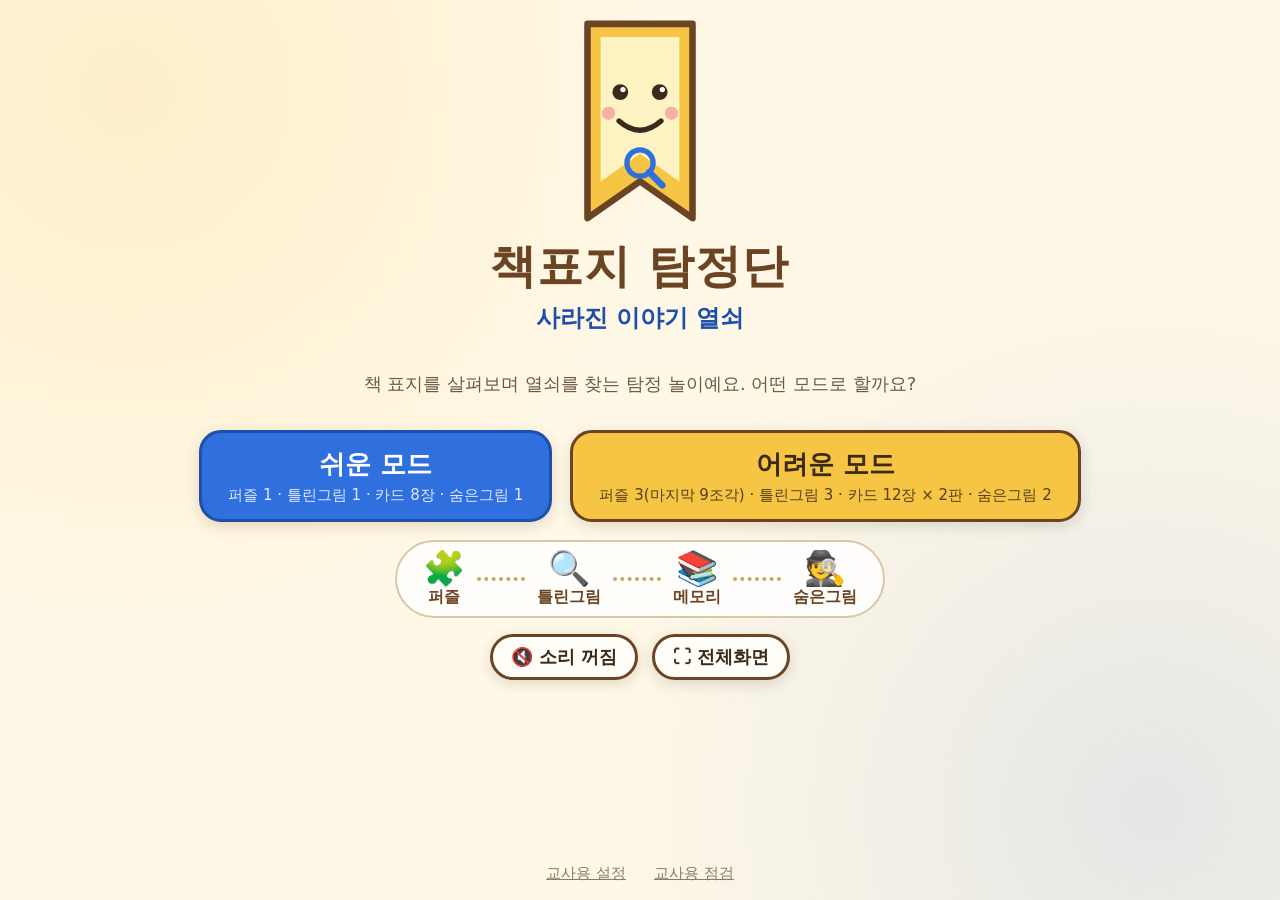
<file: index.html>
﻿<!DOCTYPE html>
<html lang="ko">
<head>
  <meta charset="UTF-8">
  <meta name="viewport" content="width=device-width, initial-scale=1.0">
  <title>책표지 탐정단 — 사라진 이야기 열쇠</title>
  <meta name="description" content="책 표지 퍼즐, 틀린그림 찾기, 메모리 게임으로 단서를 모아 사라진 이야기 열쇠를 찾는 독서교육 박람회 체험 게임. 로그인 없이 핸드폰·태블릿·PC에서 바로 시작.">
  <link rel="canonical" href="https://game-five-ochre-48.vercel.app/">
  <meta property="og:type" content="website">
  <meta property="og:site_name" content="책표지 탐정단">
  <meta property="og:title" content="책표지 탐정단 — 사라진 이야기 열쇠">
  <meta property="og:description" content="책 표지 속 단서를 찾아 출동! 퍼즐 → 틀린그림 → 메모리 → 숨은그림 네 단계로 열쇠를 찾는 독서교육 체험 게임. 로그인 없이 바로 시작.">
  <meta property="og:url" content="https://game-five-ochre-48.vercel.app/">
  <meta property="og:image" content="https://game-five-ochre-48.vercel.app/assets/img/og-image.png">
  <meta property="og:image:width" content="1200">
  <meta property="og:image:height" content="630">
  <meta property="og:image:alt" content="책표지 탐정단 — 책갈피 도우미 모아와 퍼즐·틀린그림·메모리·숨은그림 네 단계">
  <meta property="og:locale" content="ko_KR">
  <meta name="twitter:card" content="summary_large_image">
  <meta name="twitter:title" content="책표지 탐정단 — 사라진 이야기 열쇠">
  <meta name="twitter:description" content="책 표지 속 단서를 찾아 출동! 퍼즐 → 틀린그림 → 메모리 → 숨은그림 네 단계로 열쇠를 찾는 독서교육 체험 게임.">
  <meta name="twitter:image" content="https://game-five-ochre-48.vercel.app/assets/img/og-image.png">
  <link rel="icon" type="image/svg+xml" href="assets/img/favicon.svg">
  <meta name="theme-color" content="#f6c543">
  <link rel="manifest" href="app.webmanifest">
  <link rel="apple-touch-icon" href="assets/img/icon-192.png">
  <meta name="mobile-web-app-capable" content="yes">
  <link rel="stylesheet" href="css/style.css">
</head>
<body>
  <div id="app" aria-live="polite"></div>
  <div id="modal-root"></div>
  <script type="module" src="js/app.js?v=20261021"></script>
</body>
</html>
</file>
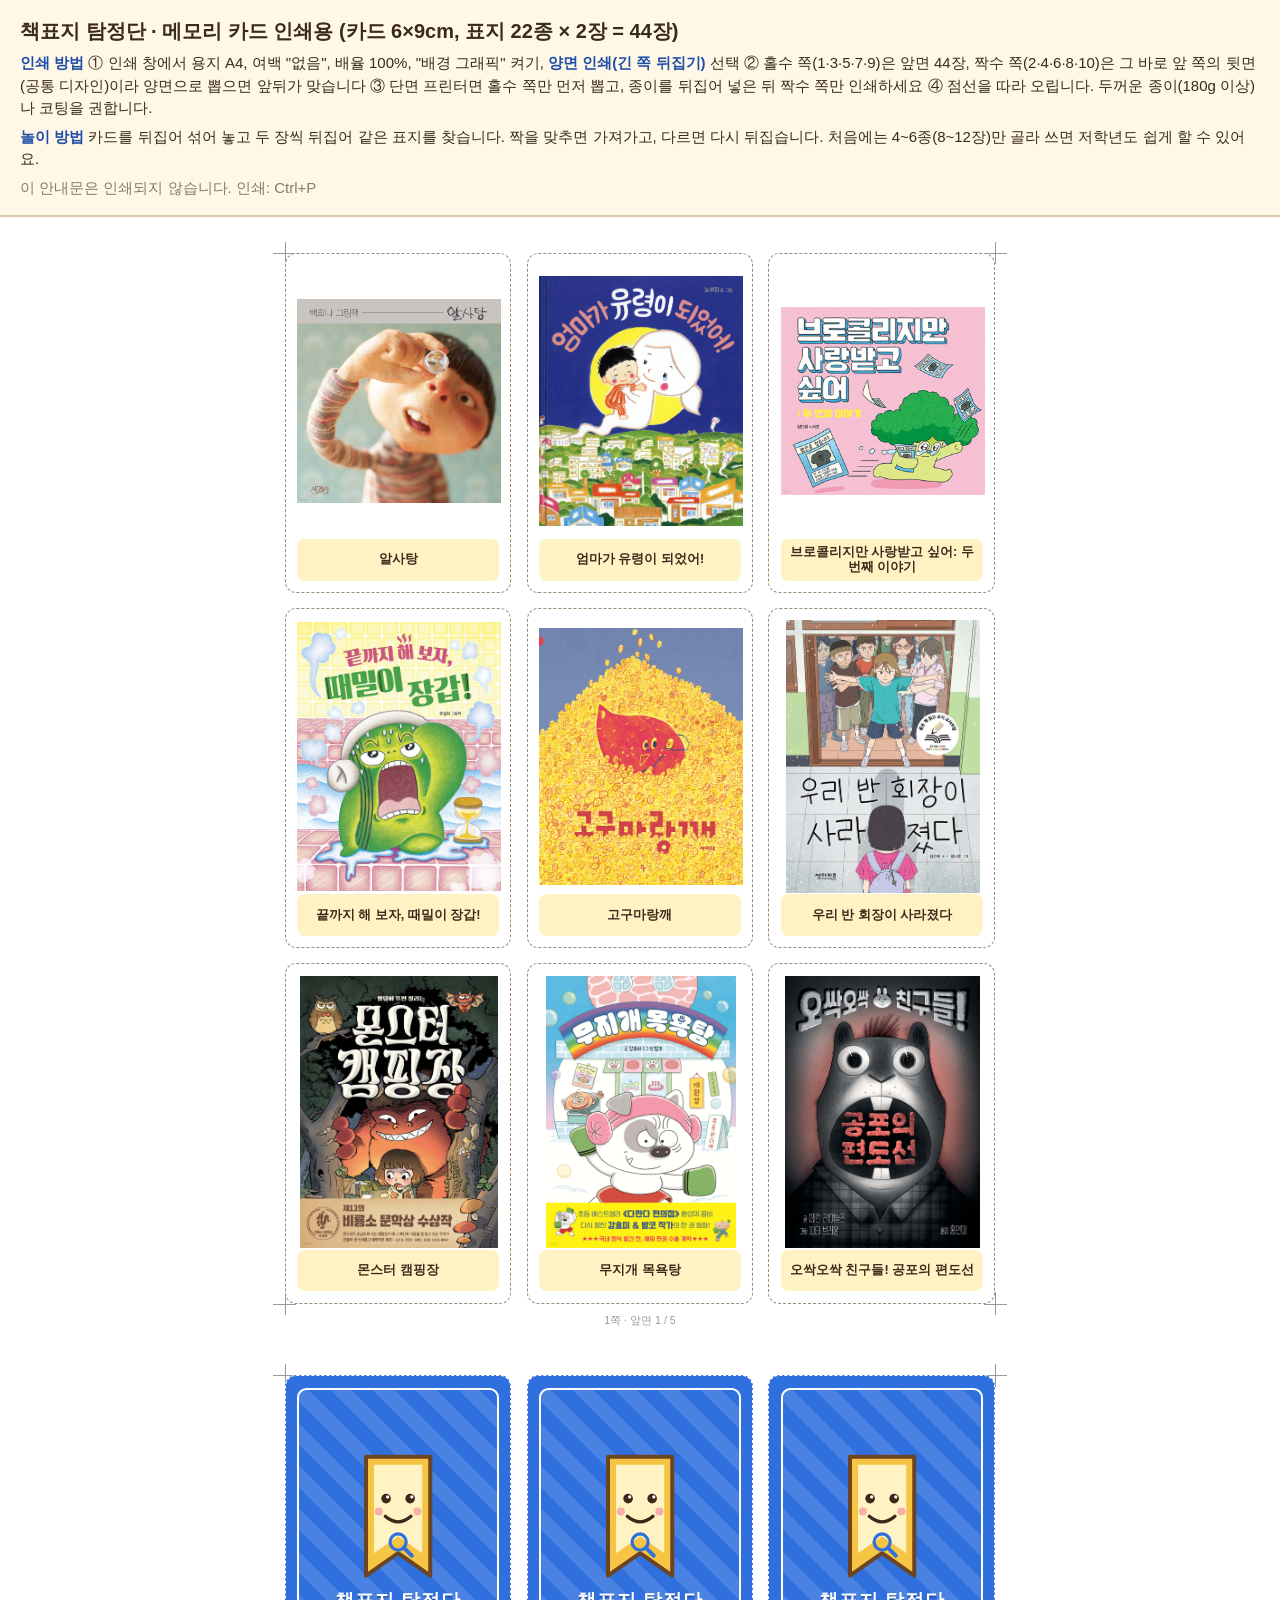
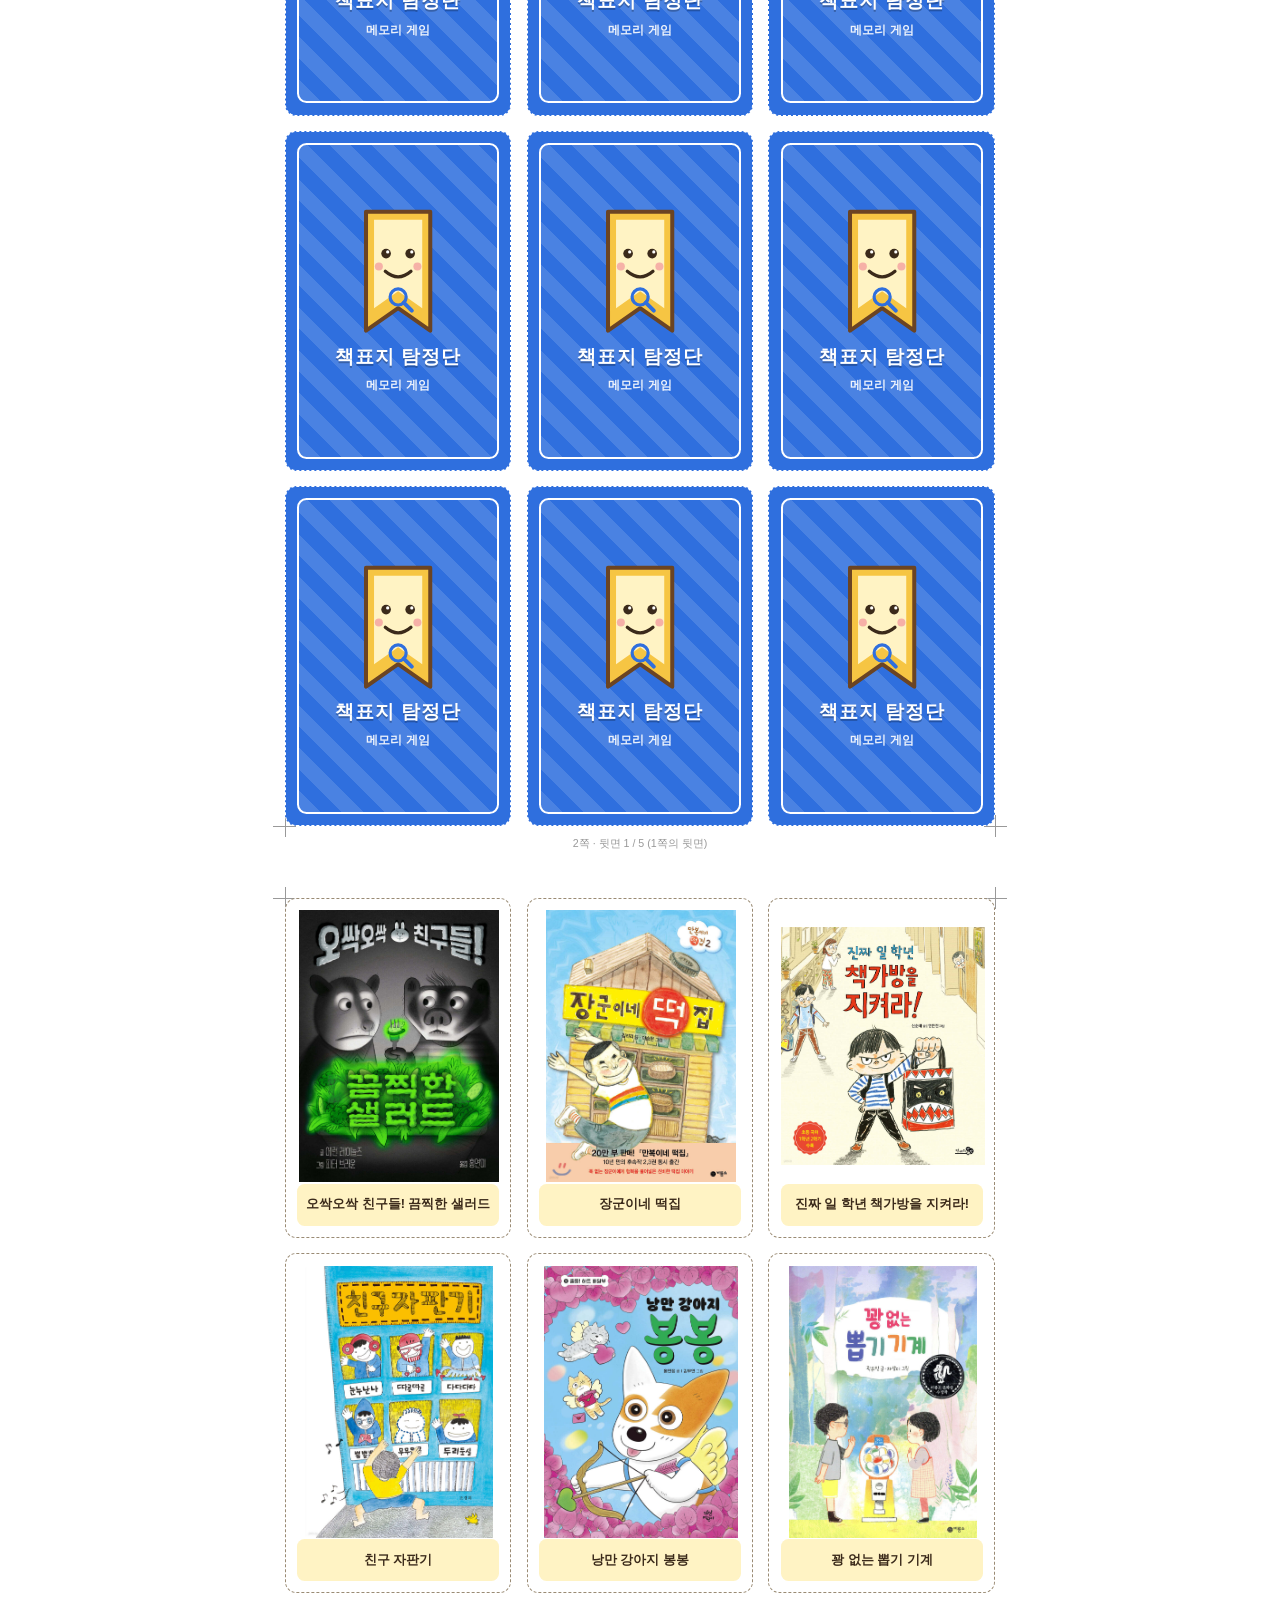
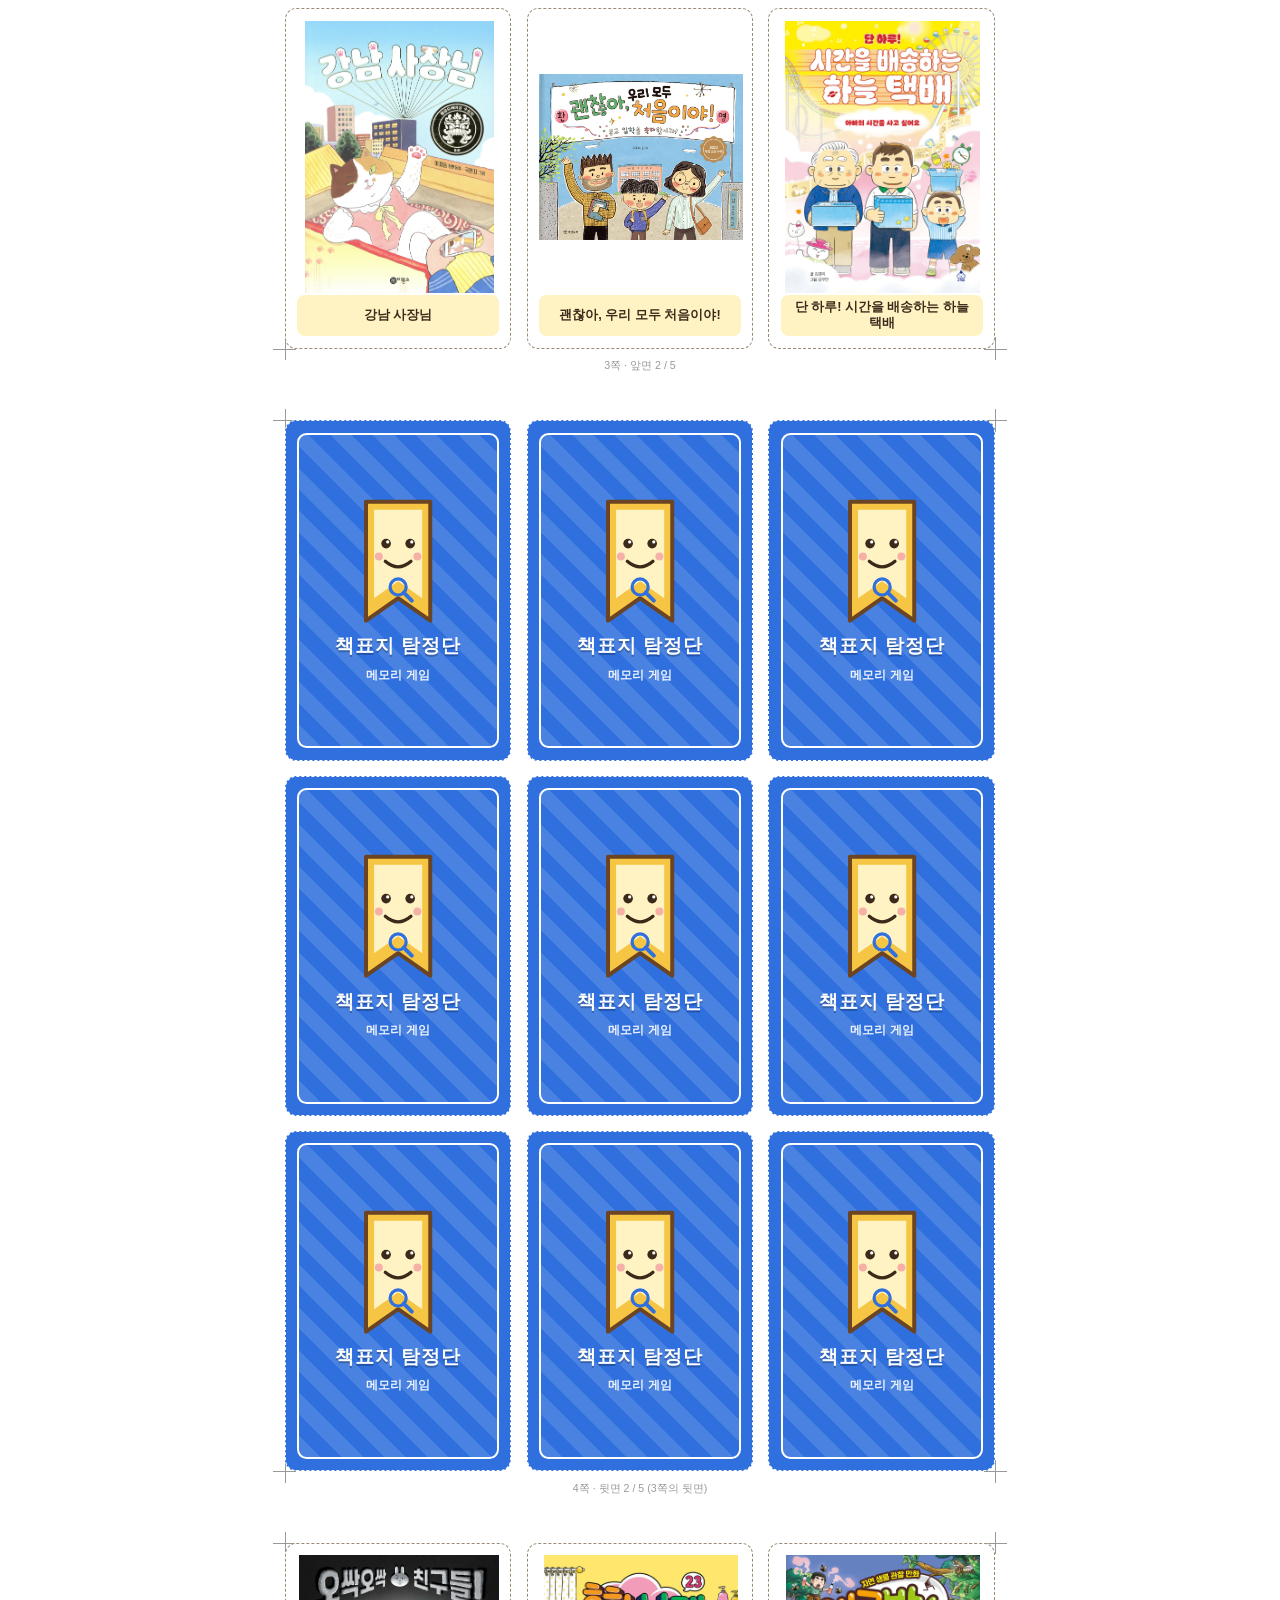
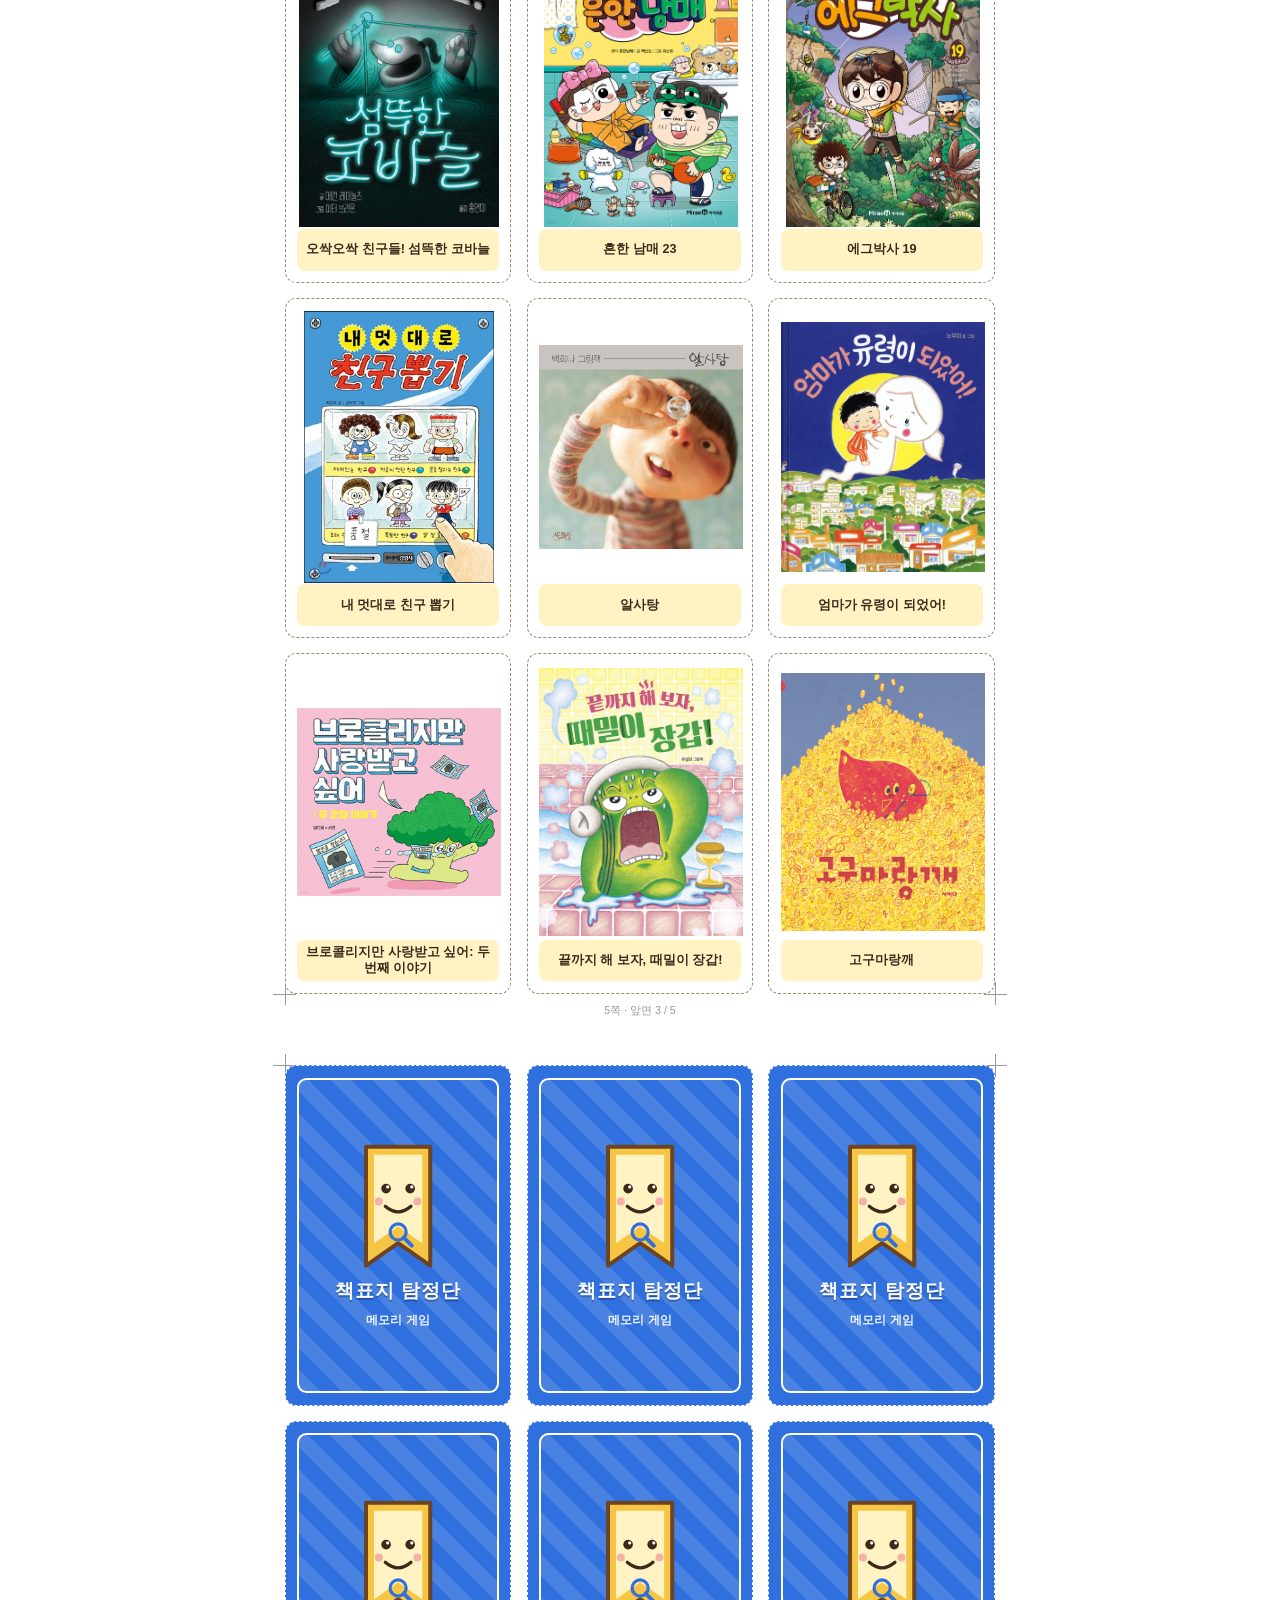
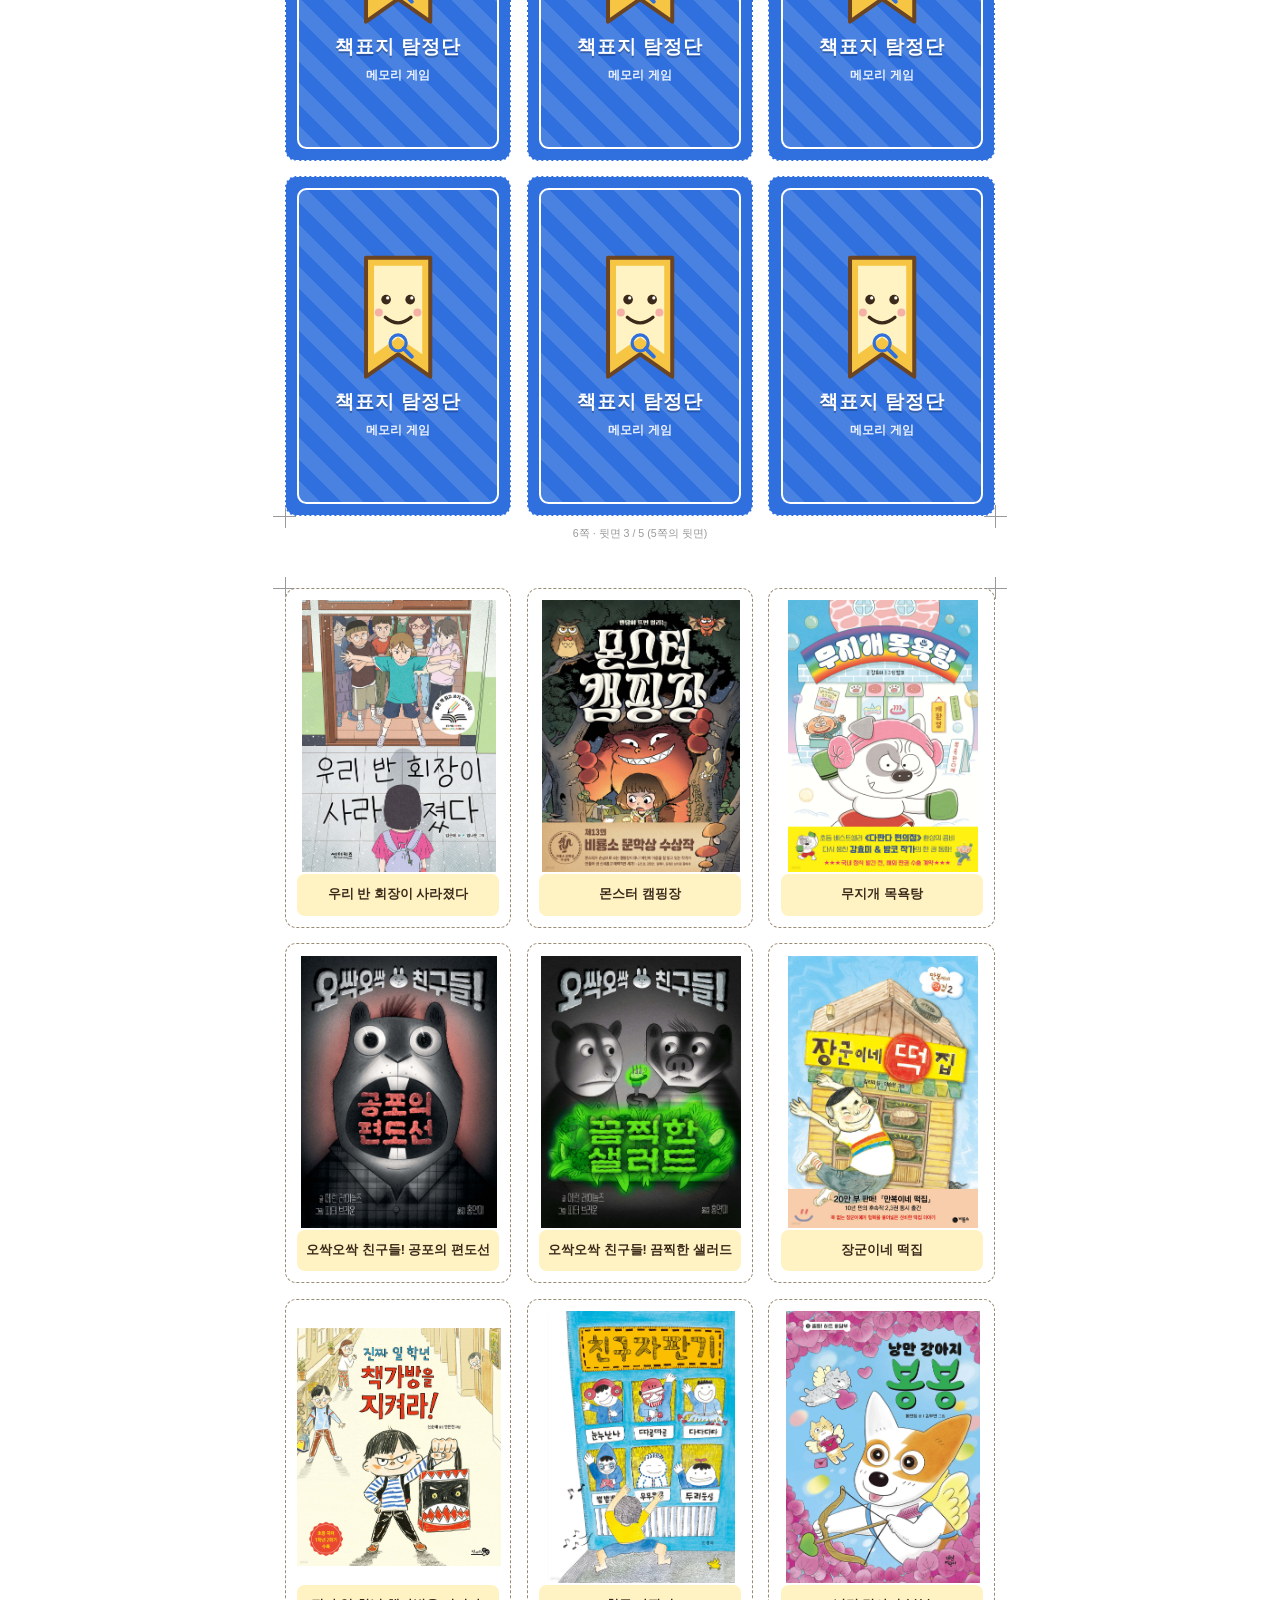
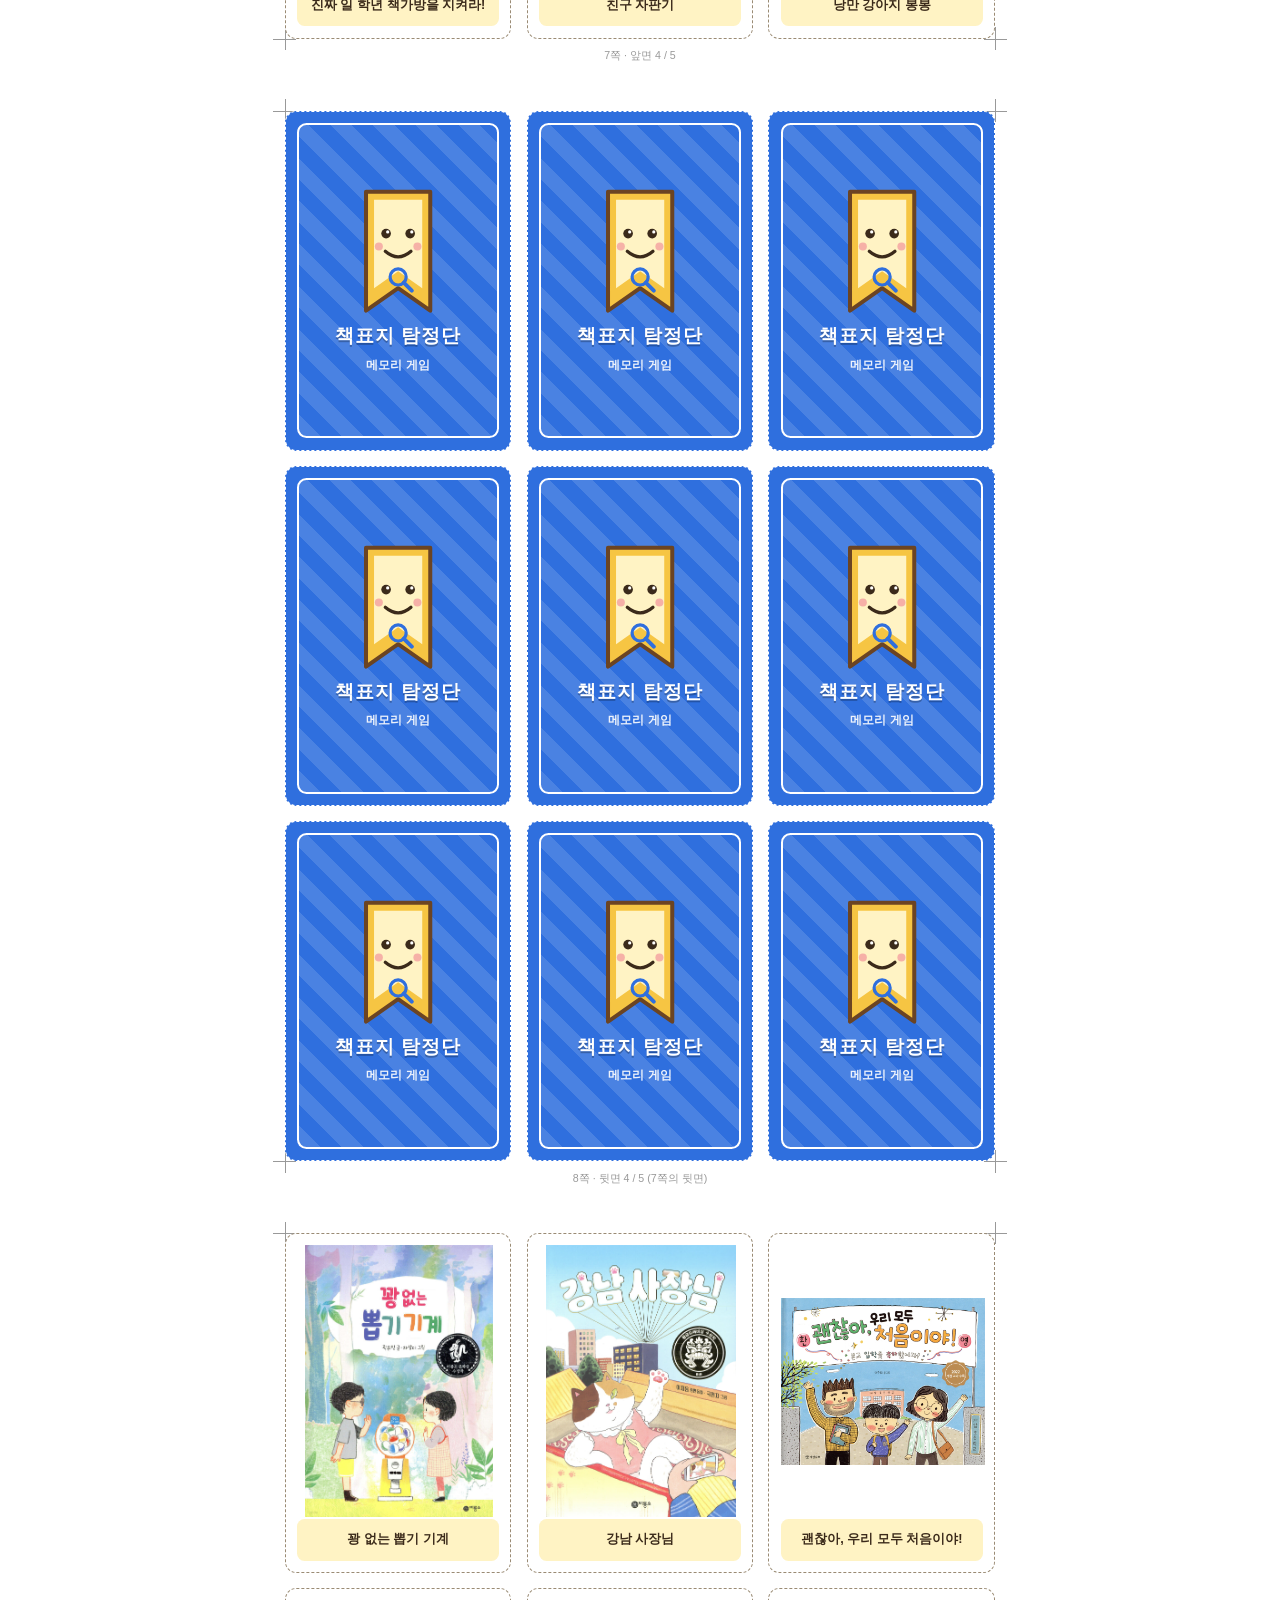
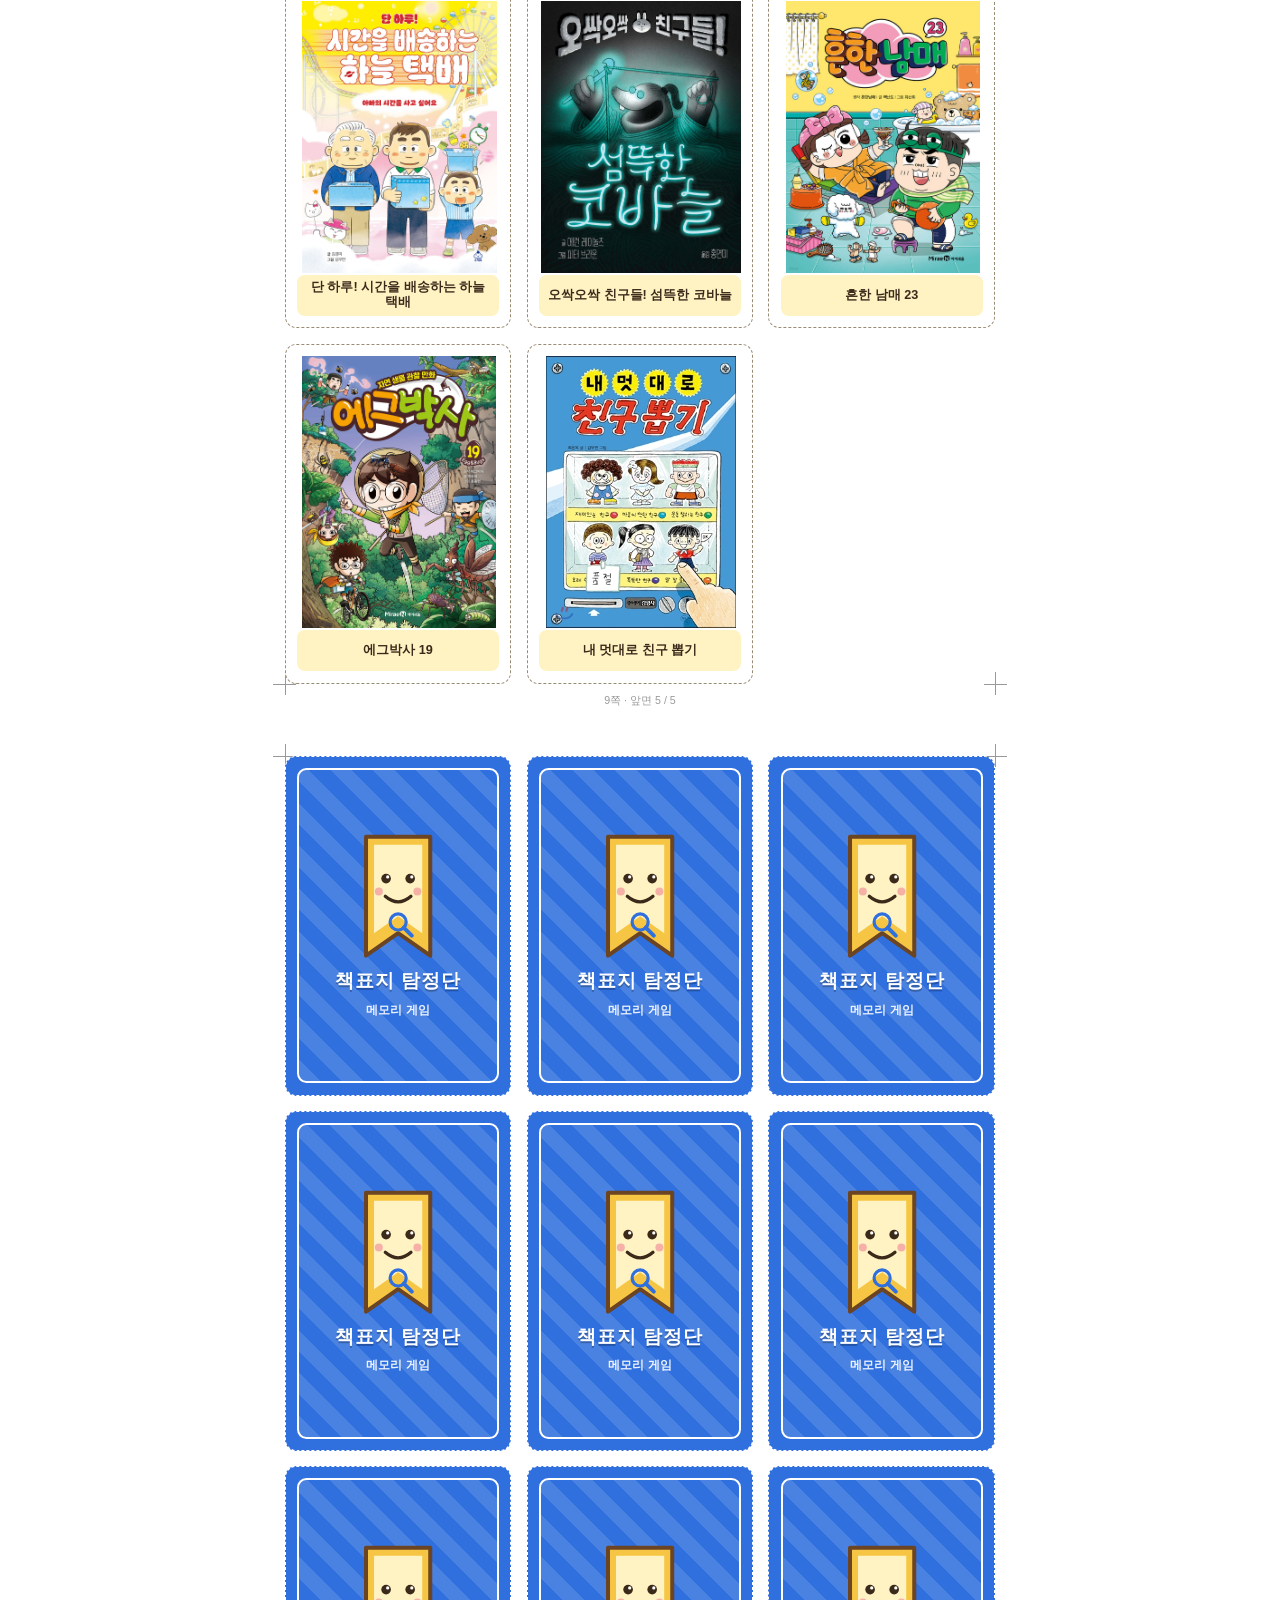
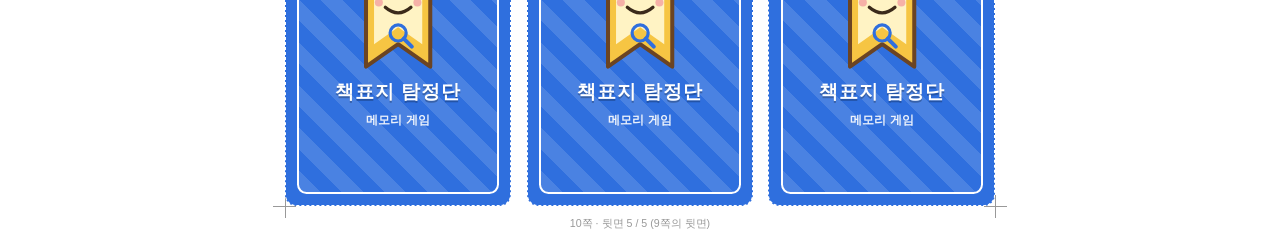
<file: print/memory-cards.html>
<!DOCTYPE html>
<html lang="ko">
<head>
<meta charset="UTF-8">
<title>책표지 탐정단 메모리 카드 인쇄용 (6×9cm, 44장, 양면)</title>
<style>
  @page { size: A4 portrait; margin: 0; }
  * { box-sizing: border-box; }
  html, body { margin: 0; padding: 0; background: #fff; font-family: "Malgun Gothic", "맑은 고딕", "Apple SD Gothic Neo", sans-serif; color: #3b2a1a; }
  .note { padding: 16px 20px; background: #fff8e7; border-bottom: 2px solid #d9c7a8; font-size: 15px; line-height: 1.5; }
  .note h1 { margin: 0 0 6px; font-size: 20px; }
  .note b { color: #1f4fa8; }
  @media print { .note { display: none; } }

  .page { width: 210mm; height: 297mm; position: relative; page-break-after: always; break-after: page; padding: 9.5mm 11mm; margin: 0 auto; background: #fff; }
  .page:last-child { page-break-after: auto; break-after: auto; }
  .grid { display: grid; grid-template-columns: repeat(3, 60mm); grid-template-rows: repeat(3, 90mm); gap: 4mm; }
  .card { width: 60mm; height: 90mm; border: 0.3mm dashed #9a8b74; border-radius: 3mm; overflow: hidden; position: relative; background: #fff; }
  .card .img { position: absolute; left: 3mm; top: 3mm; width: 54mm; height: 72mm; display: flex; align-items: center; justify-content: center; }
  .card .img img { max-width: 100%; max-height: 100%; object-fit: contain; }
  .card .title { position: absolute; left: 3mm; right: 3mm; bottom: 3mm; height: 11mm; display: flex; align-items: center; justify-content: center; text-align: center; font-size: 9.5pt; font-weight: 700; line-height: 1.2; color: #3b2a1a; background: #fff3c4; border-radius: 2mm; padding: 0 2mm; overflow: hidden; }
  .card.blank { border-color: transparent; }
  /* 재단 보조선(페이지 가장자리 십자) */
  .mark { position: absolute; width: 6mm; height: 6mm; pointer-events: none; }
  .mark::before, .mark::after { content: ""; position: absolute; background: #999; }
  .mark::before { left: 0; top: 3mm; width: 6mm; height: 0.2mm; }
  .mark::after { left: 3mm; top: 0; width: 0.2mm; height: 6mm; }
  .page-no { position: absolute; bottom: 3mm; left: 0; right: 0; text-align: center; font-size: 8pt; color: #999; }

  /* 뒷면 */
  .back { background: #2f6fde; border: 0.3mm dashed #ffffff; color: #fff; }
  .back .inner { position: absolute; inset: 3mm; border: 0.6mm solid #fff; border-radius: 2.5mm; display: flex; flex-direction: column; align-items: center; justify-content: center; gap: 2mm;
    background: repeating-linear-gradient(45deg, rgba(255,255,255,.13) 0 4mm, transparent 4mm 8mm); -webkit-print-color-adjust: exact; print-color-adjust: exact; }
  .back svg { width: 26mm; height: 34mm; }
  .back .t1 { font-size: 14pt; font-weight: 900; letter-spacing: 1px; text-shadow: 0 0.5mm 0 rgba(0,0,0,.25); }
  .back .t2 { font-size: 9pt; font-weight: 700; opacity: .9; }
  .back-page { background: #fff; }
</style>
</head>
<body>
<div class="note">
  <h1>책표지 탐정단 · 메모리 카드 인쇄용 (카드 6×9cm, 표지 22종 × 2장 = 44장)</h1>
  <div><b>인쇄 방법</b> ① 인쇄 창에서 용지 A4, 여백 "없음", 배율 100%, "배경 그래픽" 켜기, <b>양면 인쇄(긴 쪽 뒤집기)</b> 선택 ② 홀수 쪽(1·3·5·7·9)은 앞면 44장, 짝수 쪽(2·4·6·8·10)은 그 바로 앞 쪽의 뒷면(공통 디자인)이라 양면으로 뽑으면 앞뒤가 맞습니다 ③ 단면 프린터면 홀수 쪽만 먼저 뽑고, 종이를 뒤집어 넣은 뒤 짝수 쪽만 인쇄하세요 ④ 점선을 따라 오립니다. 두꺼운 종이(180g 이상)나 코팅을 권합니다.</div>
  <div style="margin-top:6px"><b>놀이 방법</b> 카드를 뒤집어 섞어 놓고 두 장씩 뒤집어 같은 표지를 찾습니다. 짝을 맞추면 가져가고, 다르면 다시 뒤집습니다. 처음에는 4~6종(8~12장)만 골라 쓰면 저학년도 쉽게 할 수 있어요.</div>
  <div style="margin-top:6px; color:#8a7a68">이 안내문은 인쇄되지 않습니다. 인쇄: Ctrl+P</div>
</div>
<div id="pages"></div>
<script>
(async () => {
  const res = await fetch('../assets/manifest.json', { cache: 'no-cache' });
  const m = await res.json();
  const books = m.books;
  const cards = [];
  books.forEach(b => { cards.push(b); cards.push(b); });
  // 같은 표지 두 장이 한 쪽에 몰리지 않게: 첫 묶음 22장, 둘째 묶음 22장 순서
  const ordered = [...books, ...books];
  const per = 9;
  const pagesEl = document.getElementById('pages');
  const marks = `<span class="mark" style="left:8mm;top:6.5mm"></span><span class="mark" style="right:8mm;top:6.5mm"></span><span class="mark" style="left:8mm;bottom:6.5mm"></span><span class="mark" style="right:8mm;bottom:6.5mm"></span>`;
  const totalPages = Math.ceil(ordered.length / per);
  const backSVG = `<svg viewBox="0 0 120 160" aria-hidden="true"><path d="M20 6h80v148l-40-28-40 28z" fill="#f6c543" stroke="#6b4423" stroke-width="5" stroke-linejoin="round"/><path d="M30 16h60v110l-30-21-30 21z" fill="#fff3c4"/><circle cx="45" cy="58" r="6" fill="#3b2a1a"/><circle cx="75" cy="58" r="6" fill="#3b2a1a"/><circle cx="47" cy="56" r="2" fill="#fff"/><circle cx="77" cy="56" r="2" fill="#fff"/><path d="M44 80q16 14 32 0" fill="none" stroke="#3b2a1a" stroke-width="4" stroke-linecap="round"/><circle cx="36" cy="74" r="5" fill="#f4a0a0" opacity=".8"/><circle cx="84" cy="74" r="5" fill="#f4a0a0" opacity=".8"/><circle cx="60" cy="112" r="10" fill="none" stroke="#2f6fde" stroke-width="4"/><path d="M67 119l10 10" stroke="#2f6fde" stroke-width="5" stroke-linecap="round"/></svg>`;
  // 양면 인쇄용: 앞면 1쪽 → 뒷면 1쪽 → 앞면 2쪽 → 뒷면 2쪽 … (홀수 쪽 앞면, 짝수 쪽 뒷면)
  for (let p = 0; p < totalPages; p++) {
    const slice = ordered.slice(p * per, p * per + per);
    const cells = [];
    for (let i = 0; i < per; i++) {
      const bk = slice[i];
      cells.push(bk ? `<div class="card"><div class="img"><img src="../assets/${bk.file}" alt="${bk.title}"></div><div class="title">${bk.title}</div></div>` : `<div class="card blank"></div>`);
    }
    pagesEl.insertAdjacentHTML('beforeend', `<section class="page">${marks}<div class="grid">${cells.join('')}</div><div class="page-no">${2 * p + 1}쪽 · 앞면 ${p + 1} / ${totalPages}</div></section>`);
    const backs = Array.from({ length: per }, () => `<div class="card back"><div class="inner">${backSVG}<div class="t1">책표지 탐정단</div><div class="t2">메모리 게임</div></div></div>`);
    pagesEl.insertAdjacentHTML('beforeend', `<section class="page back-page">${marks}<div class="grid">${backs.join('')}</div><div class="page-no">${2 * p + 2}쪽 · 뒷면 ${p + 1} / ${totalPages} (${2 * p + 1}쪽의 뒷면)</div></section>`);
  }
  await Promise.all([...document.images].map(img => img.complete ? null : new Promise(r => { img.onload = img.onerror = r; })));
  document.body.dataset.ready = '1';
})();
</script>
</body>
</html>
</file>
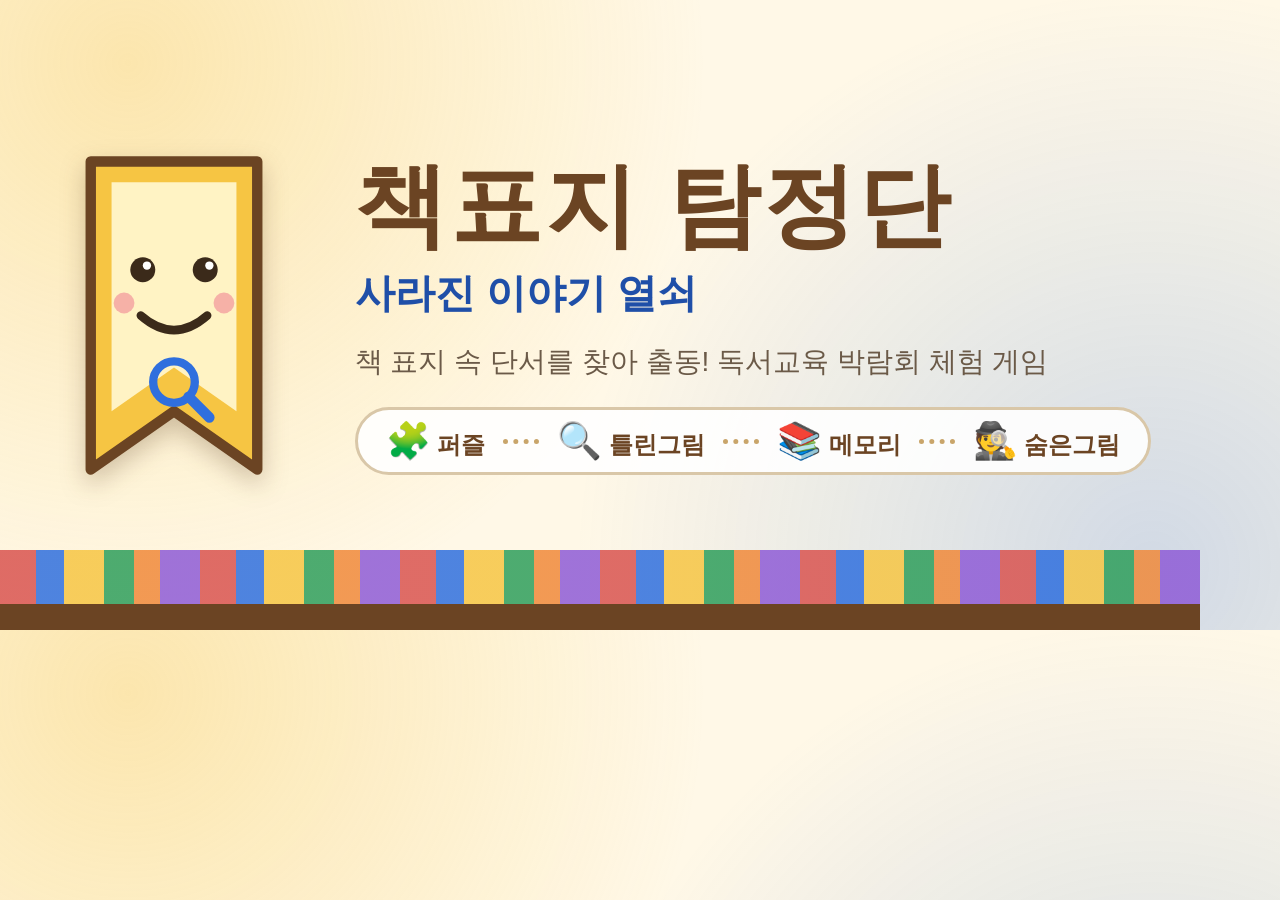
<file: print/og.html>
<!DOCTYPE html>
<html lang="ko">
<head>
<meta charset="UTF-8">
<title>OG 이미지 원본 (1200×630)</title>
<style>
  html, body { margin: 0; padding: 0; }
  body { width: 1200px; height: 630px; overflow: hidden; font-family: "Malgun Gothic", "맑은 고딕", "Apple SD Gothic Neo", sans-serif; color: #3b2a1a;
    background: #fff8e7; background-image: radial-gradient(circle at 10% 10%, rgba(246,197,67,0.35), transparent 45%), radial-gradient(circle at 90% 90%, rgba(47,111,222,0.22), transparent 45%); }
  .wrap { position: relative; width: 1200px; height: 630px; display: flex; align-items: center; justify-content: center; gap: 56px; }
  .moa { width: 250px; height: 333px; filter: drop-shadow(0 10px 12px rgba(70,40,10,.25)); }
  .text { display: flex; flex-direction: column; align-items: flex-start; }
  h1 { font-size: 92px; margin: 0; color: #6b4423; letter-spacing: 3px; line-height: 1.1; }
  h2 { font-size: 40px; margin: 10px 0 0; color: #1f4fa8; font-weight: 700; }
  p { font-size: 28px; margin: 22px 0 0; color: #6b5a48; }
  .strip { display: flex; align-items: center; gap: 18px; margin-top: 26px; background: rgba(255,255,255,.9); border: 3px solid #d9c7a8; border-radius: 999px; padding: 10px 28px; font-size: 24px; font-weight: 700; color: #6b4423; }
  .strip i { font-style: normal; font-size: 36px; }
  .dots { width: 36px; border-top: 5px dotted #c9a56a; }
  .books { position: absolute; bottom: 0; left: 0; right: 0; height: 26px; background: #6b4423; }
  .books::before { content: ""; position: absolute; left: 0; right: 0; bottom: 26px; height: 54px;
    background: repeating-linear-gradient(90deg, #d9534f 0 36px, #2f6fde 36px 64px, #f6c543 64px 104px, #2e9e5b 104px 134px, #f0893a 134px 160px, #8e5bd6 160px 200px); opacity: .85; }
</style>
</head>
<body>
<div class="wrap">
  <svg class="moa" viewBox="0 0 120 160" aria-hidden="true"><path d="M20 6h80v148l-40-28-40 28z" fill="#f6c543" stroke="#6b4423" stroke-width="5" stroke-linejoin="round"/><path d="M30 16h60v110l-30-21-30 21z" fill="#fff3c4"/><circle cx="45" cy="58" r="6" fill="#3b2a1a"/><circle cx="75" cy="58" r="6" fill="#3b2a1a"/><circle cx="47" cy="56" r="2" fill="#fff"/><circle cx="77" cy="56" r="2" fill="#fff"/><path d="M44 80q16 14 32 0" fill="none" stroke="#3b2a1a" stroke-width="4" stroke-linecap="round"/><circle cx="36" cy="74" r="5" fill="#f4a0a0" opacity=".8"/><circle cx="84" cy="74" r="5" fill="#f4a0a0" opacity=".8"/><circle cx="60" cy="112" r="10" fill="none" stroke="#2f6fde" stroke-width="4"/><path d="M67 119l10 10" stroke="#2f6fde" stroke-width="5" stroke-linecap="round"/></svg>
  <div class="text">
    <h1>책표지 탐정단</h1>
    <h2>사라진 이야기 열쇠</h2>
    <p>책 표지 속 단서를 찾아 출동! 독서교육 박람회 체험 게임</p>
    <div class="strip"><span><i>🧩</i> 퍼즐</span><span class="dots"></span><span><i>🔍</i> 틀린그림</span><span class="dots"></span><span><i>📚</i> 메모리</span><span class="dots"></span><span><i>🕵️</i> 숨은그림</span></div>
  </div>
  <div class="books"></div>
</div>
</body>
</html>
</file>
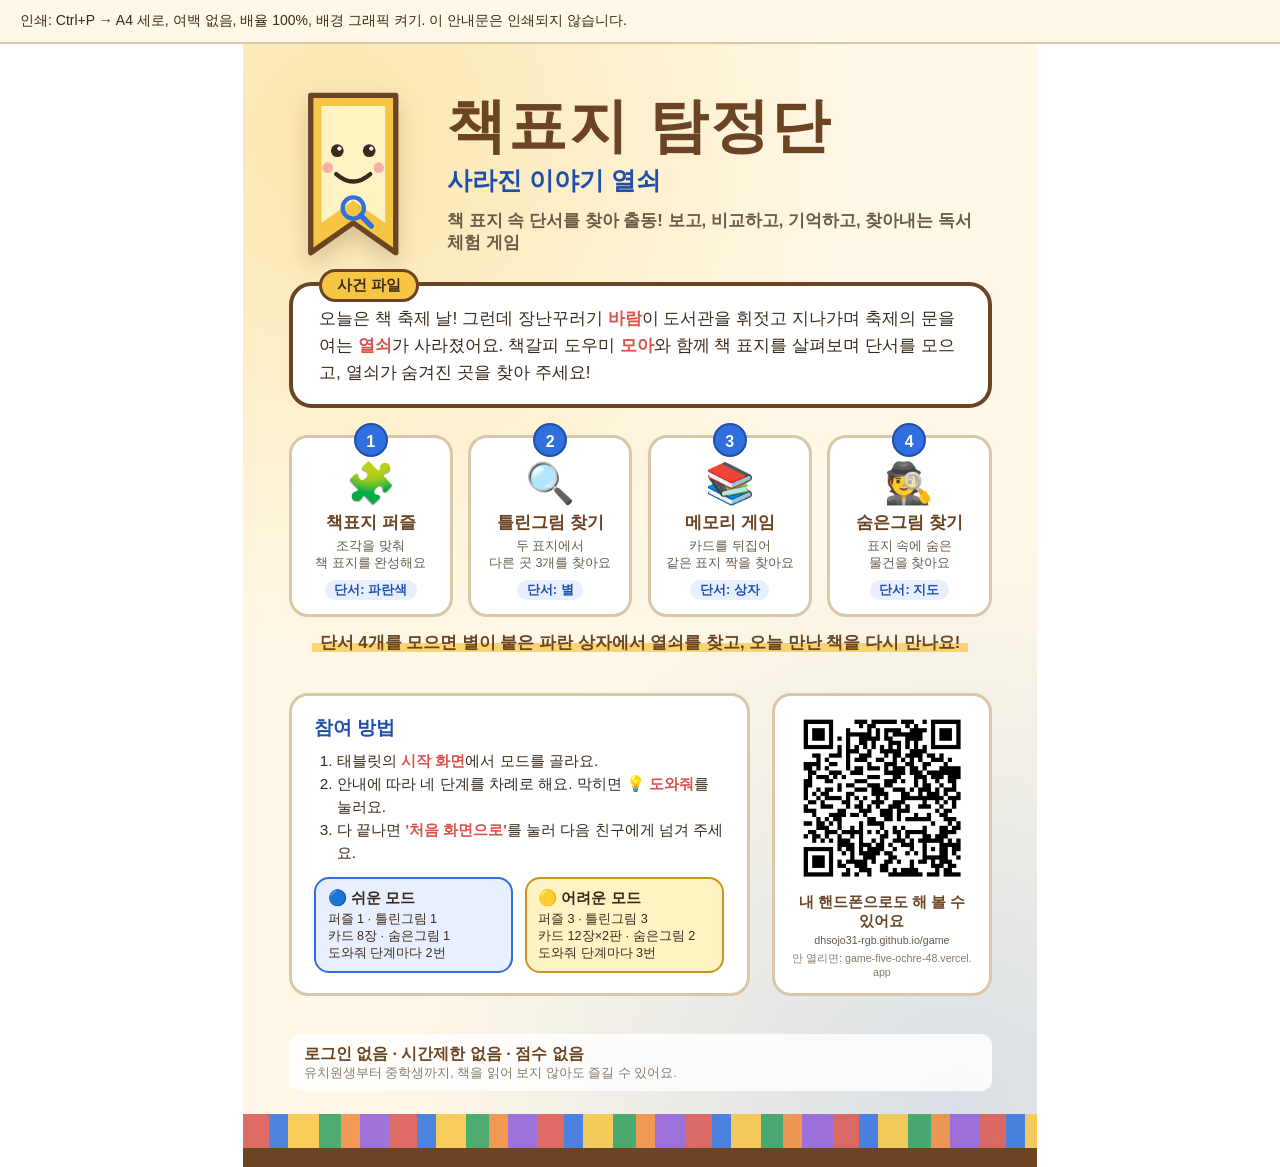
<file: print/poster.html>
<!DOCTYPE html>
<html lang="ko">
<head>
<meta charset="UTF-8">
<title>책표지 탐정단 소개 포스터 (A4)</title>
<style>
  @page { size: A4 portrait; margin: 0; }
  * { box-sizing: border-box; }
  html, body { margin: 0; padding: 0; background: #fff; font-family: "Malgun Gothic", "맑은 고딕", "Apple SD Gothic Neo", sans-serif; color: #3b2a1a; }
  .note { padding: 12px 20px; background: #fff8e7; border-bottom: 2px solid #d9c7a8; font-size: 14px; }
  @media print { .note { display: none; } }
  .page {
    width: 210mm; height: 297mm; margin: 0 auto; position: relative; overflow: hidden; page-break-after: always;
    background: #fff8e7; background-image: radial-gradient(circle at 12% 8%, rgba(246,197,67,0.35), transparent 42%), radial-gradient(circle at 90% 95%, rgba(47,111,222,0.18), transparent 45%);
    padding: 12mm 12mm 20mm; display: flex; flex-direction: column;
  }
  .page:last-child { page-break-after: auto; }
  .head { display: flex; align-items: center; gap: 8mm; }
  .moa { width: 34mm; height: 45mm; flex: none; filter: drop-shadow(0 3mm 3mm rgba(70,40,10,.2)); }
  .title { flex: 1; }
  h1 { font-size: 44pt; margin: 0; color: #6b4423; letter-spacing: 2px; line-height: 1.05; }
  h2 { font-size: 19pt; margin: 2mm 0 0; color: #1f4fa8; font-weight: 800; }
  .tag { font-size: 12.5pt; margin: 3mm 0 0; color: #6b5a48; font-weight: 700; }
  .story {
    margin-top: 6mm; background: #fff; border: 1.2mm solid #6b4423; border-radius: 6mm; padding: 5mm 7mm; font-size: 13pt; line-height: 1.55; position: relative;
  }
  .story b { color: #d9534f; }
  .story::before { content: "사건 파일"; position: absolute; top: -4.5mm; left: 7mm; background: #f6c543; border: 0.8mm solid #6b4423; border-radius: 999px; padding: 0.5mm 4mm; font-size: 11pt; font-weight: 800; }
  .steps { display: grid; grid-template-columns: repeat(4, 1fr); gap: 4mm; margin-top: 7mm; }
  .step { background: #fff; border: 0.9mm solid #d9c7a8; border-radius: 5mm; padding: 4mm 3mm 3.5mm; text-align: center; position: relative; }
  .step .num { position: absolute; top: -4mm; left: 50%; transform: translateX(-50%); width: 9mm; height: 9mm; border-radius: 50%; background: #2f6fde; color: #fff; font-weight: 900; font-size: 12pt; line-height: 9mm; border: 0.7mm solid #1f4fa8; }
  .step .ico { font-size: 30pt; line-height: 1.1; margin-top: 2mm; }
  .step .nm { font-size: 13pt; font-weight: 900; margin-top: 1.5mm; color: #6b4423; }
  .step .ds { font-size: 9.5pt; color: #6b5a48; margin-top: 1mm; line-height: 1.35; }
  .step .clue { margin-top: 2mm; font-size: 9.5pt; font-weight: 800; color: #1f4fa8; background: #e8f0ff; border-radius: 999px; padding: 0.5mm 2.5mm; display: inline-block; }
  .ending { margin-top: 4mm; text-align: center; font-size: 12.5pt; font-weight: 800; color: #6b4423; }
  .ending span { background: linear-gradient(transparent 55%, rgba(246,197,67,.7) 55%); padding: 0 2mm; }
  .bottom { display: flex; gap: 6mm; margin-top: 6mm; align-items: stretch; }
  .how { flex: 1; background: #fff; border: 0.9mm solid #d9c7a8; border-radius: 5mm; padding: 5mm 6mm; }
  .how h3 { margin: 0 0 2.5mm; font-size: 14pt; color: #1f4fa8; }
  .how ol { margin: 0; padding-left: 6mm; font-size: 11.5pt; line-height: 1.5; }
  .how li b { color: #d9534f; }
  .modes { display: flex; gap: 3mm; margin-top: 3mm; }
  .mode { flex: 1; border-radius: 4mm; padding: 2.5mm 3mm; font-size: 9.5pt; line-height: 1.35; border: 0.7mm solid; }
  .mode.easy { background: #e8f0ff; border-color: #2f6fde; }
  .mode.hard { background: #fff3c4; border-color: #c8961a; }
  .mode b { display: block; font-size: 11.5pt; margin-bottom: 0.5mm; }
  .qr { width: 58mm; flex: none; background: #fff; border: 0.9mm solid #d9c7a8; border-radius: 5mm; padding: 4mm; text-align: center; display: flex; flex-direction: column; align-items: center; justify-content: center; }
  .qr img { width: 46mm; height: 46mm; display: block; }
  .qr .t { font-size: 11pt; font-weight: 800; margin-top: 2mm; color: #6b4423; }
  .qr .u { font-size: 8pt; color: #6b5a48; word-break: break-all; margin-top: 1mm; }
  .foot { margin-top: auto; display: flex; justify-content: space-between; align-items: flex-end; font-size: 9.5pt; color: #8a7a68; background: rgba(255,255,255,.85); border-radius: 3mm; padding: 2.5mm 4mm; }
  .foot .big { font-size: 12pt; font-weight: 800; color: #6b4423; }
  .books { position: absolute; bottom: 0; left: 0; right: 0; height: 5mm; background: #6b4423; }
  .books::before { content: ""; position: absolute; left: 0; right: 0; bottom: 5mm; height: 9mm;
    background: repeating-linear-gradient(90deg, #d9534f 0 7mm, #2f6fde 7mm 12mm, #f6c543 12mm 20mm, #2e9e5b 20mm 26mm, #f0893a 26mm 31mm, #8e5bd6 31mm 39mm); opacity: .85; }
</style>
</head>
<body>
<div class="note">인쇄: Ctrl+P → A4 세로, 여백 없음, 배율 100%, 배경 그래픽 켜기. 이 안내문은 인쇄되지 않습니다.</div>
<section class="page">
  <div class="head">
    <svg class="moa" viewBox="0 0 120 160" aria-hidden="true"><path d="M20 6h80v148l-40-28-40 28z" fill="#f6c543" stroke="#6b4423" stroke-width="5" stroke-linejoin="round"/><path d="M30 16h60v110l-30-21-30 21z" fill="#fff3c4"/><circle cx="45" cy="58" r="6" fill="#3b2a1a"/><circle cx="75" cy="58" r="6" fill="#3b2a1a"/><circle cx="47" cy="56" r="2" fill="#fff"/><circle cx="77" cy="56" r="2" fill="#fff"/><path d="M44 80q16 14 32 0" fill="none" stroke="#3b2a1a" stroke-width="4" stroke-linecap="round"/><circle cx="36" cy="74" r="5" fill="#f4a0a0" opacity=".8"/><circle cx="84" cy="74" r="5" fill="#f4a0a0" opacity=".8"/><circle cx="60" cy="112" r="10" fill="none" stroke="#2f6fde" stroke-width="4"/><path d="M67 119l10 10" stroke="#2f6fde" stroke-width="5" stroke-linecap="round"/></svg>
    <div class="title">
      <h1>책표지 탐정단</h1>
      <h2>사라진 이야기 열쇠</h2>
      <p class="tag">책 표지 속 단서를 찾아 출동! 보고, 비교하고, 기억하고, 찾아내는 독서 체험 게임</p>
    </div>
  </div>

  <div class="story">
    오늘은 책 축제 날! 그런데 장난꾸러기 <b>바람</b>이 도서관을 휘젓고 지나가며 축제의 문을 여는 <b>열쇠</b>가 사라졌어요.
    책갈피 도우미 <b>모아</b>와 함께 책 표지를 살펴보며 단서를 모으고, 열쇠가 숨겨진 곳을 찾아 주세요!
  </div>

  <div class="steps">
    <div class="step"><div class="num">1</div><div class="ico">🧩</div><div class="nm">책표지 퍼즐</div><div class="ds">조각을 맞춰<br>책 표지를 완성해요</div><div class="clue">단서: 파란색</div></div>
    <div class="step"><div class="num">2</div><div class="ico">🔍</div><div class="nm">틀린그림 찾기</div><div class="ds">두 표지에서<br>다른 곳 3개를 찾아요</div><div class="clue">단서: 별</div></div>
    <div class="step"><div class="num">3</div><div class="ico">📚</div><div class="nm">메모리 게임</div><div class="ds">카드를 뒤집어<br>같은 표지 짝을 찾아요</div><div class="clue">단서: 상자</div></div>
    <div class="step"><div class="num">4</div><div class="ico">🕵️</div><div class="nm">숨은그림 찾기</div><div class="ds">표지 속에 숨은<br>물건을 찾아요</div><div class="clue">단서: 지도</div></div>
  </div>
  <p class="ending"><span>단서 4개를 모으면 별이 붙은 파란 상자에서 열쇠를 찾고, 오늘 만난 책을 다시 만나요!</span></p>

  <div class="bottom">
    <div class="how">
      <h3>참여 방법</h3>
      <ol>
        <li>태블릿의 <b>시작 화면</b>에서 모드를 골라요.</li>
        <li>안내에 따라 네 단계를 차례로 해요. 막히면 <b>💡 도와줘</b>를 눌러요.</li>
        <li>다 끝나면 <b>'처음 화면으로'</b>를 눌러 다음 친구에게 넘겨 주세요.</li>
      </ol>
      <div class="modes">
        <div class="mode easy"><b>🔵 쉬운 모드</b>퍼즐 1 · 틀린그림 1<br>카드 8장 · 숨은그림 1<br>도와줘 단계마다 2번</div>
        <div class="mode hard"><b>🟡 어려운 모드</b>퍼즐 3 · 틀린그림 3<br>카드 12장×2판 · 숨은그림 2<br>도와줘 단계마다 3번</div>
      </div>
    </div>
    <div class="qr">
      <img src="qr-game-gh.png" alt="게임 접속 QR 코드">
      <div class="t">내 핸드폰으로도 해 볼 수 있어요</div>
      <div class="u">dhsojo31-rgb.github.io/game</div><div class="u" style="margin-top:1.5mm;color:#8a7a68">안 열리면: game-five-ochre-48.vercel.app</div>
    </div>
  </div>

  <div class="foot">
    <div><span class="big">로그인 없음 · 시간제한 없음 · 점수 없음</span><br>유치원생부터 중학생까지, 책을 읽어 보지 않아도 즐길 수 있어요.</div>
  </div>
  <div class="books"></div>
</section>
</body>
</html>
</file>
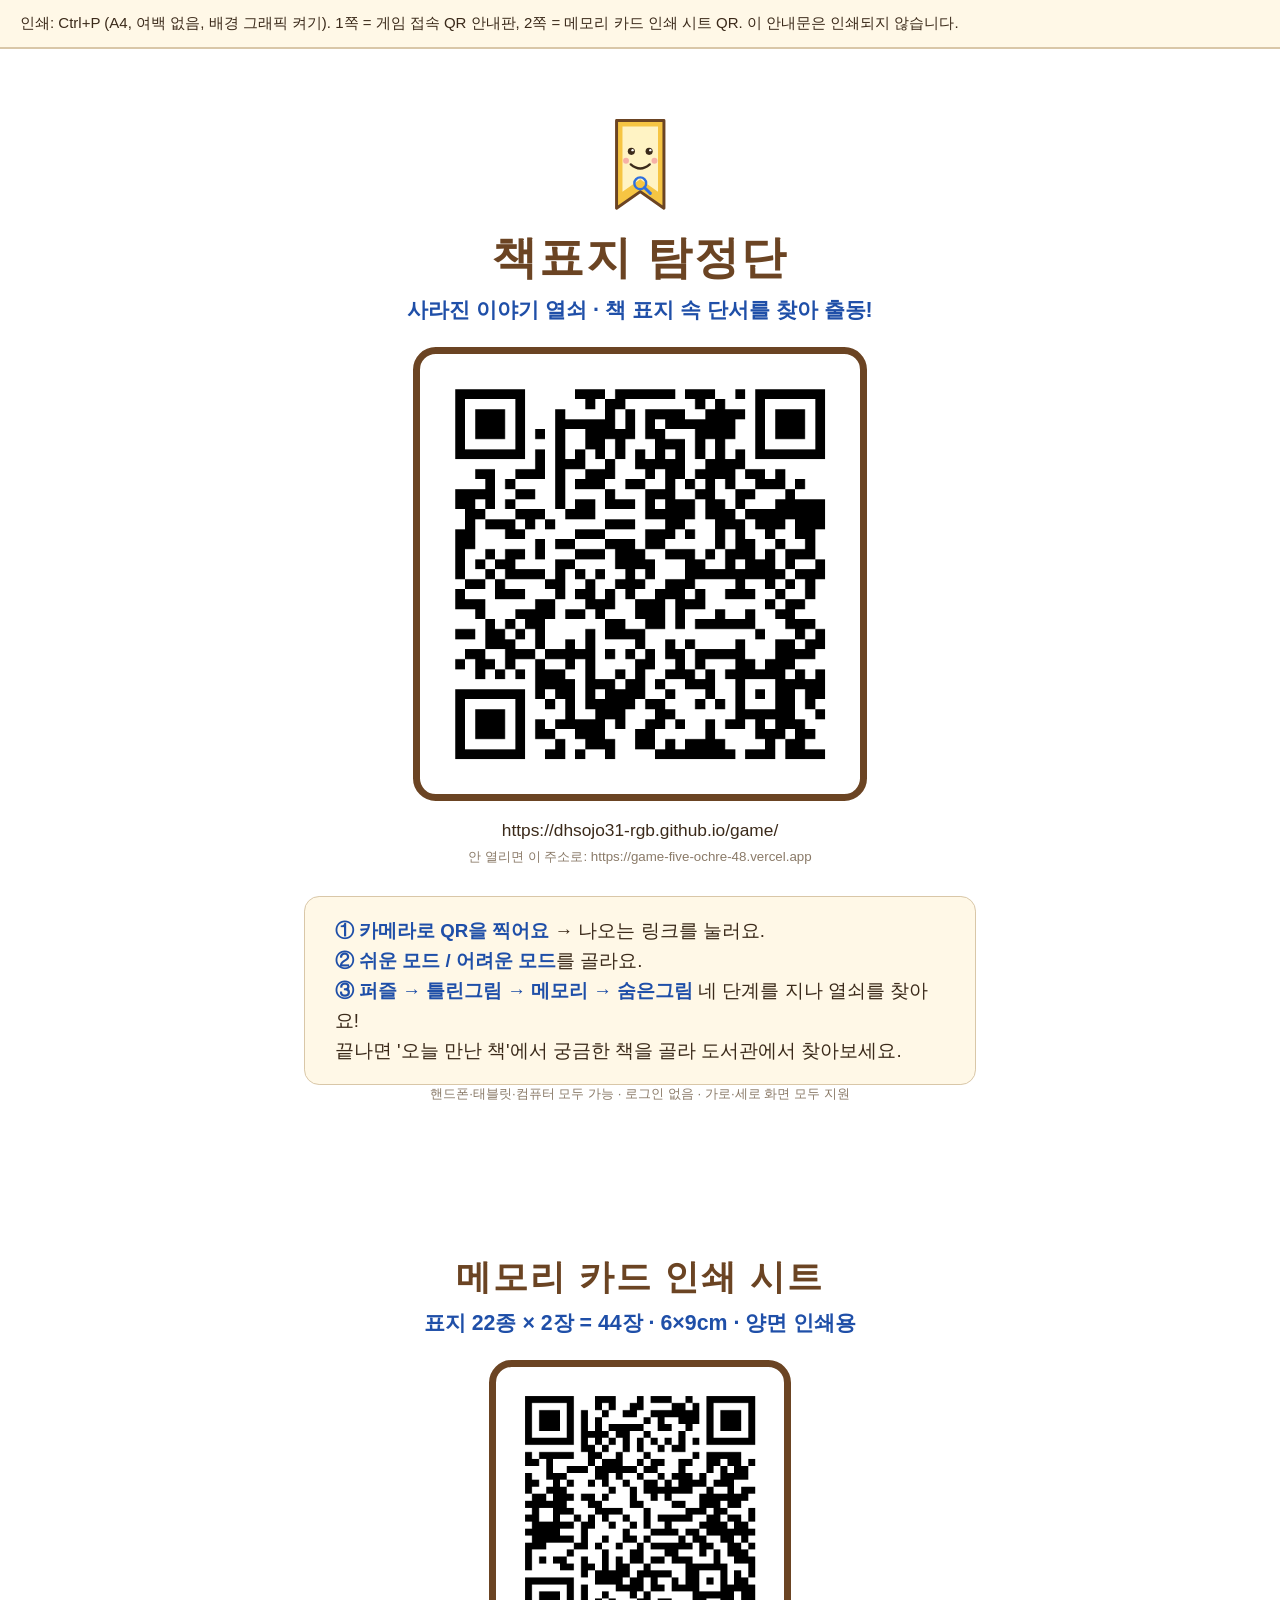
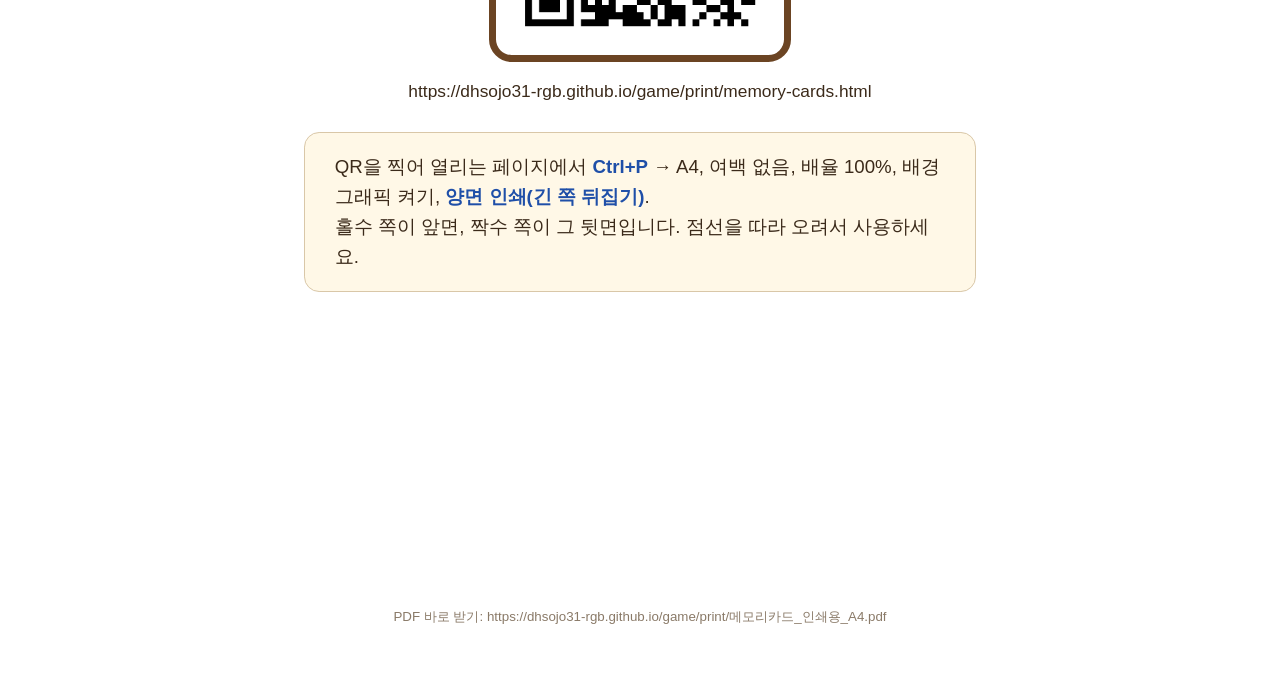
<file: print/qr.html>
<!DOCTYPE html>
<html lang="ko">
<head>
<meta charset="UTF-8">
<title>책표지 탐정단 QR 안내판</title>
<style>
  @page { size: A4 portrait; margin: 0; }
  * { box-sizing: border-box; }
  html, body { margin: 0; padding: 0; background: #fff; font-family: "Malgun Gothic", "맑은 고딕", "Apple SD Gothic Neo", sans-serif; color: #3b2a1a; }
  .note { padding: 14px 20px; background: #fff8e7; border-bottom: 2px solid #d9c7a8; font-size: 15px; }
  @media print { .note { display: none; } }
  .page { width: 210mm; height: 297mm; margin: 0 auto; padding: 18mm 16mm; display: flex; flex-direction: column; align-items: center; text-align: center; page-break-after: always; break-after: page; position: relative; }
  .page:last-child { page-break-after: auto; break-after: auto; }
  .moa { width: 34mm; height: 45mm; }
  h1 { font-size: 34pt; margin: 4mm 0 0; color: #6b4423; letter-spacing: 2px; }
  h2 { font-size: 16pt; margin: 2mm 0 6mm; color: #1f4fa8; font-weight: 700; }
  .qr { width: 120mm; height: 120mm; border: 2mm solid #6b4423; border-radius: 6mm; padding: 4mm; background: #fff; }
  .qr img { width: 100%; height: 100%; display: block; }
  .url { font-size: 13pt; margin-top: 5mm; color: #3b2a1a; word-break: break-all; }
  .how { margin-top: 8mm; font-size: 14pt; line-height: 1.6; background: #fff8e7; border: 1.5px solid #d9c7a8; border-radius: 4mm; padding: 5mm 8mm; width: 100%; text-align: left; }
  .how b { color: #1f4fa8; }
  .small { font-size: 10pt; color: #8a7a68; margin-top: auto; }
  .page.cards .qr { width: 80mm; height: 80mm; }
</style>
</head>
<body>
<div class="note">인쇄: Ctrl+P (A4, 여백 없음, 배경 그래픽 켜기). 1쪽 = 게임 접속 QR 안내판, 2쪽 = 메모리 카드 인쇄 시트 QR. 이 안내문은 인쇄되지 않습니다.</div>
<section class="page">
  <svg class="moa" viewBox="0 0 120 160" aria-hidden="true"><path d="M20 6h80v148l-40-28-40 28z" fill="#f6c543" stroke="#6b4423" stroke-width="5" stroke-linejoin="round"/><path d="M30 16h60v110l-30-21-30 21z" fill="#fff3c4"/><circle cx="45" cy="58" r="6" fill="#3b2a1a"/><circle cx="75" cy="58" r="6" fill="#3b2a1a"/><circle cx="47" cy="56" r="2" fill="#fff"/><circle cx="77" cy="56" r="2" fill="#fff"/><path d="M44 80q16 14 32 0" fill="none" stroke="#3b2a1a" stroke-width="4" stroke-linecap="round"/><circle cx="36" cy="74" r="5" fill="#f4a0a0" opacity=".8"/><circle cx="84" cy="74" r="5" fill="#f4a0a0" opacity=".8"/><circle cx="60" cy="112" r="10" fill="none" stroke="#2f6fde" stroke-width="4"/><path d="M67 119l10 10" stroke="#2f6fde" stroke-width="5" stroke-linecap="round"/></svg>
  <h1>책표지 탐정단</h1>
  <h2>사라진 이야기 열쇠 · 책 표지 속 단서를 찾아 출동!</h2>
  <div class="qr"><img src="qr-game-gh.png" alt="게임 접속 QR 코드"></div>
  <div class="url">https://dhsojo31-rgb.github.io/game/</div><div class="small" style="margin-top:2mm">안 열리면 이 주소로: https://game-five-ochre-48.vercel.app</div>
  <div class="how">
    <b>① 카메라로 QR을 찍어요</b> → 나오는 링크를 눌러요.<br>
    <b>② 쉬운 모드 / 어려운 모드</b>를 골라요.<br>
    <b>③ 퍼즐 → 틀린그림 → 메모리 → 숨은그림</b> 네 단계를 지나 열쇠를 찾아요!<br>
    끝나면 '오늘 만난 책'에서 궁금한 책을 골라 도서관에서 찾아보세요.
  </div>
  <div class="small">핸드폰·태블릿·컴퓨터 모두 가능 · 로그인 없음 · 가로·세로 화면 모두 지원</div>
</section>
<section class="page cards">
  <h1 style="font-size:26pt">메모리 카드 인쇄 시트</h1>
  <h2>표지 22종 × 2장 = 44장 · 6×9cm · 양면 인쇄용</h2>
  <div class="qr"><img src="qr-cards-gh.png" alt="메모리 카드 인쇄 시트 QR 코드"></div>
  <div class="url">https://dhsojo31-rgb.github.io/game/print/memory-cards.html</div>
  <div class="how">
    QR을 찍어 열리는 페이지에서 <b>Ctrl+P</b> → A4, 여백 없음, 배율 100%, 배경 그래픽 켜기, <b>양면 인쇄(긴 쪽 뒤집기)</b>.<br>
    홀수 쪽이 앞면, 짝수 쪽이 그 뒷면입니다. 점선을 따라 오려서 사용하세요.
  </div>
  <div class="small">PDF 바로 받기: https://dhsojo31-rgb.github.io/game/print/메모리카드_인쇄용_A4.pdf</div>
</section>
</body>
</html>
</file>
<file: css/style.css>
:root {
  --bg: #fff8e7;
  --paper: #fffdf7;
  --ink: #3b2a1a;
  --brown: #6b4423;
  --blue: #2f6fde;
  --blue-dark: #1f4fa8;
  --yellow: #f6c543;
  --green: #2e9e5b;
  --red: #d9534f;
  --line: #d9c7a8;
  --shadow: 0 4px 14px rgba(70, 40, 10, 0.15);
  --radius: 16px;
  --font: "Malgun Gothic", "맑은 고딕", "Apple SD Gothic Neo", "Noto Sans KR", system-ui, sans-serif;
}

* { box-sizing: border-box; }
html, body { margin: 0; padding: 0; }
body {
  font-family: var(--font);
  font-size: 20px;
  color: var(--ink);
  background: var(--bg);
  background-image: radial-gradient(circle at 10% 10%, rgba(246,197,67,0.18), transparent 40%),
                    radial-gradient(circle at 90% 90%, rgba(47,111,222,0.12), transparent 40%);
  min-height: 100vh;
}
button { font-family: inherit; font-size: inherit; cursor: pointer; }
img { -webkit-user-drag: none; user-select: none; }

#app { min-height: 100vh; display: flex; flex-direction: column; }

/* ---------- 공용 ---------- */
.screen { flex: 1; display: flex; flex-direction: column; padding: 16px; max-width: 1200px; width: 100%; margin: 0 auto; }
.screen.center { align-items: center; justify-content: center; text-align: center; }

.btn {
  min-height: 56px; padding: 12px 28px; border-radius: 999px; border: 3px solid var(--brown);
  background: var(--yellow); color: var(--ink); font-weight: 700; font-size: 22px;
  box-shadow: var(--shadow); transition: transform .1s;
}
.btn:active { transform: scale(.97); }
.btn:focus-visible { outline: 4px solid var(--blue); outline-offset: 3px; }
.btn.primary { background: var(--blue); color: #fff; border-color: var(--blue-dark); }
.btn.ghost { background: var(--paper); }
.btn.small { min-height: 44px; font-size: 18px; padding: 8px 18px; }
.btn.danger { background: #ffe3e1; border-color: var(--red); }
.btn[disabled] { opacity: .45; cursor: not-allowed; }
.btn-row { display: flex; gap: 14px; flex-wrap: wrap; justify-content: center; margin-top: 16px; }

.icon-btn {
  width: 48px; height: 48px; border-radius: 50%; border: 2px solid var(--line); background: var(--paper);
  font-size: 22px; display: inline-flex; align-items: center; justify-content: center; color: var(--brown);
}
.icon-btn:focus-visible { outline: 3px solid var(--blue); }

.guide {
  font-size: 24px; font-weight: 700; text-align: center; margin: 6px 0 10px; color: var(--brown);
}
.guide .gt { display: block; font-size: 30px; font-weight: 900; color: var(--brown); line-height: 1.2; }
.guide .gt em { font-style: normal; color: var(--red); }
.guide .gs { display: block; font-size: 18px; font-weight: 600; color: #7a5a3a; margin-top: 2px; }
.pv-badge { display: inline-block; background: var(--green); color: #fff; border-radius: 999px; padding: 1px 12px; font-size: 16px; font-weight: 800; margin-right: 4px; vertical-align: 1px; }
.sub { font-size: 18px; color: #6b5a48; }
.badge-demo {
  display: inline-block; background: #ffe9a8; border: 2px dashed var(--brown); border-radius: 8px;
  padding: 2px 10px; font-size: 16px; font-weight: 700; color: var(--brown); margin-left: 8px;
}

.card {
  background: var(--paper); border: 2px solid var(--line); border-radius: var(--radius);
  box-shadow: var(--shadow); padding: 18px;
}

/* 모아(캐릭터) 말풍선 */
.moa-say { display: flex; align-items: center; gap: 14px; justify-content: center; margin: 12px 0; }
.moa-say .moa { width: 72px; height: 96px; flex: none; }
.bubble {
  background: #fff; border: 3px solid var(--brown); border-radius: 20px; padding: 12px 20px;
  font-size: 22px; font-weight: 700; position: relative; max-width: 640px; text-align: left;
}
.bubble::before {
  content: ""; position: absolute; left: -16px; top: 50%; transform: translateY(-50%);
  border: 8px solid transparent; border-right-color: var(--brown);
}

/* ---------- 상단 단계 표시 ---------- */
.topbar { display: flex; align-items: center; justify-content: space-between; padding: 10px 16px; gap: 10px; }
.steps { display: flex; gap: 10px; flex-wrap: wrap; }
.step {
  display: flex; align-items: center; gap: 6px; padding: 5px 12px; border-radius: 999px; border: 2px solid var(--line);
  background: var(--paper); font-size: 16px; color: #7a6a58; position: relative; white-space: nowrap;
}
.step .ico { font-size: 22px; }
.step.current { border-color: var(--blue); color: var(--blue-dark); font-weight: 700; background: #e8f0ff; }
.step.done { border-color: var(--green); color: var(--green); }
.step .stamp {
  display: inline-block; width: 26px; height: 26px; border-radius: 50%; border: 2px solid var(--green);
  color: var(--green); font-size: 15px; line-height: 22px; text-align: center; font-weight: 900; transform: rotate(-12deg);
}
.topbar-right { display: flex; gap: 8px; }

/* ---------- 시작 ---------- */
.title-main { font-size: 46px; margin: 10px 0 0; color: var(--brown); letter-spacing: 1px; }
.title-sub { font-size: 24px; margin: 4px 0 20px; color: var(--blue-dark); font-weight: 700; }
.start-moa { width: 160px; height: 210px; }
.footer-links { margin-top: auto; padding-top: 24px; font-size: 15px; color: #8a7a68; display: flex; gap: 16px; justify-content: center; }
.footer-links button { background: none; border: none; color: #8a7a68; font-size: 15px; text-decoration: underline; }
.level-row { display: flex; gap: 18px; flex-wrap: wrap; justify-content: center; margin-top: 16px; }
.level-btn { min-width: 240px; display: flex; flex-direction: column; align-items: center; gap: 4px; padding: 14px 26px; border-radius: 22px; }
.level-btn .lv-name { font-size: 26px; }
.level-btn .lv-desc { font-size: 15px; font-weight: 400; opacity: .85; }
.level-note { font-size: 15px; color: #8a7a68; max-width: 560px; }

.step-strip { display: flex; align-items: center; justify-content: center; gap: 12px; margin-top: 18px; background: rgba(255,255,255,.85); border-radius: 999px; padding: 8px 26px; border: 2px solid var(--line); }
.step-strip .st { display: flex; flex-direction: column; align-items: center; font-size: 16px; font-weight: 700; color: var(--brown); }
.step-strip .st i { font-style: normal; font-size: 34px; line-height: 1.1; }
.step-strip .dots { width: 48px; border-top: 4px dotted #c9a56a; }

/* ---------- 도입 만화 ---------- */
.comic { display: grid; grid-template-columns: repeat(3, 1fr); gap: 16px; width: 100%; max-width: 1000px; }
.panel {
  border: 3px solid var(--brown); border-radius: 12px; background: #fff; padding: 10px; opacity: .35;
  transition: opacity .3s;
}
.panel.shown { opacity: 1; }
.panel svg { width: 100%; height: auto; display: block; }
.panel .cap { font-weight: 700; font-size: 20px; margin-top: 8px; min-height: 56px; }
@media (max-width: 760px) { .comic { grid-template-columns: 1fr; } }

/* ---------- 게임 공통 ---------- */
.game { flex: 1; display: flex; flex-direction: column; align-items: center; }
.progress {
  font-size: 22px; font-weight: 700; color: var(--blue-dark); background: #e8f0ff; border-radius: 999px;
  padding: 6px 18px; display: inline-block;
}
.feedback { min-height: 32px; font-size: 20px; font-weight: 700; color: var(--brown); text-align: center; margin: 8px 0; }
.help-area { display: flex; gap: 14px; align-items: center; justify-content: center; margin-top: 12px; flex-wrap: wrap; }

/* ---------- 퍼즐 ---------- */
.puzzle-layout { display: flex; gap: 24px; align-items: flex-start; justify-content: center; width: 100%; flex-wrap: wrap; }
.board {
  display: grid; grid-template-columns: 1fr 1fr; grid-template-rows: repeat(3, 1fr); gap: 4px;
  background: var(--line); border: 4px solid var(--brown); border-radius: 10px; padding: 4px;
  width: min(44vw, calc(62vh * var(--ratio)), 420px);
  aspect-ratio: var(--ratio);
}
.slot {
  background: repeating-linear-gradient(45deg, #f3e9d2, #f3e9d2 10px, #ebe0c6 10px, #ebe0c6 20px);
  border: 2px dashed #b89f78; border-radius: 6px; padding: 0; position: relative; overflow: hidden;
}
.slot.filled { border-style: solid; border-color: transparent; background: none; }
.slot.hint { outline: 5px solid var(--yellow); outline-offset: -2px; animation: pulse .6s infinite alternate; }
.slot.wrong { animation: shake .3s; }
.slot .piece { width: 100%; height: 100%; aspect-ratio: auto; border: none; border-radius: 0; box-shadow: none; }
.piece {
  display: block; border: 3px solid #fff; border-radius: 8px; padding: 0; background-repeat: no-repeat;
  background-size: 200% 300%; box-shadow: var(--shadow); touch-action: none; width: 100%;
  aspect-ratio: var(--pr, calc(var(--ratio) * 1.5));
}
.piece.selected { outline: 5px solid var(--blue); outline-offset: 2px; }
.piece.selected::after { content: "✔"; position: absolute; }
.piece.hint { outline: 5px solid var(--yellow); animation: pulse .6s infinite alternate; }
.tray { display: grid; grid-template-columns: repeat(3, 1fr); gap: 10px; width: min(44vw, 420px); }
.tray .piece-wrap { position: relative; }
.tray .piece-wrap.placed { visibility: hidden; }
.tray .check {
  position: absolute; right: 4px; top: 4px; background: var(--blue); color: #fff; border-radius: 50%;
  width: 28px; height: 28px; font-size: 16px; line-height: 28px; text-align: center; display: none;
}
.tray .piece.selected + .check { display: block; }
.side { display: flex; flex-direction: column; gap: 12px; align-items: center; }
.preview-mini { width: 120px; border: 3px solid var(--brown); border-radius: 8px; background: #fff; padding: 4px; }
.preview-mini img { width: 100%; display: block; }
.preview-mini .lab { font-size: 15px; text-align: center; color: var(--brown); }
.drag-ghost { position: fixed; pointer-events: none; z-index: 999; opacity: .9; }
@media (max-width: 760px) {
  .board { width: min(88vw, calc(50vh * var(--ratio))); }
  .tray { width: 88vw; }
}

/* ---------- 틀린그림 ---------- */
.diff-layout { display: flex; gap: 16px; justify-content: center; align-items: flex-start; flex-wrap: wrap; width: 100%; }
.diff-col { display: flex; flex-direction: column; align-items: center; gap: 6px; }
.diff-col .lab { font-size: 18px; font-weight: 700; color: var(--brown); }
.diff-wrap { position: relative; display: inline-block; border: 4px solid var(--brown); border-radius: 8px; background: #fff; line-height: 0; touch-action: manipulation; cursor: pointer; }
.diff-wrap img { display: block; max-width: 44vw; max-height: 58vh; width: auto; height: auto; }
.mark {
  position: absolute; border: 5px solid var(--red); border-radius: 50%; pointer-events: none;
  box-shadow: 0 0 0 3px #fff, inset 0 0 0 3px #fff; animation: pop .3s;
}
.mark.ring { border-color: var(--yellow); border-style: dashed; animation: pulse .5s infinite alternate; }
.miss { position: absolute; width: 36px; height: 36px; margin: -18px 0 0 -18px; border-radius: 50%; border: 3px solid #999; pointer-events: none; opacity: .7; animation: fade 1s forwards; }
@media (max-width: 760px) { .diff-wrap img { max-width: 90vw; max-height: 40vh; } }

/* ---------- 숨은그림 찾기 ---------- */
.hid-layout { display: flex; align-items: flex-start; justify-content: center; gap: 16px; width: 100%; }
.hid-list { display: grid; grid-template-columns: repeat(2, 78px); gap: 8px 10px; justify-items: center; align-content: start; padding: 8px 10px; background: #fff; border: 3px solid var(--brown); border-radius: 14px; flex: none; }
.hid-list-title { grid-column: 1 / -1; text-align: center; font-size: 15px; font-weight: 800; color: var(--brown); }
.hid-item { position: relative; display: flex; flex-direction: column; align-items: center; gap: 2px; width: 78px; }
.hid-thumb { width: 60px; max-height: 60px; border: 2px solid var(--line); border-radius: 8px; background-repeat: no-repeat; background-color: #fff; }
.hid-thumb.obj { height: 60px; padding: 4px; }
.hid-thumb.obj svg { width: 100%; height: 100%; display: block; }
.hid-objs { position: absolute; inset: 0; pointer-events: none; }
.hid-obj { position: absolute; opacity: .95; filter: drop-shadow(0 0 1px rgba(255,255,255,.9)); }
.hid-obj svg { width: 100%; height: 100%; display: block; }
.hid-name { font-size: 14px; font-weight: 700; color: var(--ink); text-align: center; line-height: 1.1; }
.hid-check { position: absolute; left: 50%; top: 22px; transform: translateX(-50%); width: 30px; height: 30px; border-radius: 50%; background: var(--green); color: #fff; font-size: 18px; line-height: 30px; text-align: center; display: none; border: 2px solid #fff; }
.hid-item.found .hid-thumb { opacity: .45; }
.hid-item.found .hid-name { text-decoration: line-through; color: #8a7a68; }
.hid-item.found .hid-check { display: block; }
.hid-item.hint .hid-thumb { outline: 4px solid var(--yellow); animation: pulse .5s infinite alternate; }
.hid-wrap { position: relative; display: inline-block; border: 4px solid var(--brown); border-radius: 8px; background: #fff; line-height: 0; touch-action: manipulation; cursor: pointer; flex: none; }
.hid-wrap img { display: block; height: min(calc(100vh - 250px), calc(62vw / var(--r, 0.7))); width: auto; max-width: none; }
@media (max-width: 700px) and (orientation: portrait) {
  .hid-layout { flex-direction: column; align-items: center; gap: 8px; }
  .hid-list { display: flex; flex-wrap: wrap; justify-content: center; gap: 4px 6px; padding: 6px 8px; max-width: 96vw; }
  .hid-list-title { width: 100%; }
  .hid-item { width: 56px; } .hid-thumb { width: 46px; max-height: 46px; } .hid-name { font-size: 12px; } .hid-check { top: 16px; width: 24px; height: 24px; line-height: 22px; font-size: 14px; }
  .hid-wrap img { height: min(52vh, calc(94vw / var(--r, 0.7))); }
}
@media (max-height: 520px) and (orientation: landscape) {
  .hid-layout { gap: 8px; }
  .hid-list { grid-template-columns: repeat(2, 56px); gap: 2px 6px; padding: 4px 6px; }
  .hid-list-title { display: none; }
  .hid-item { width: 56px; } .hid-thumb { width: 40px; max-height: 40px; } .hid-name { font-size: 11px; } .hid-check { top: 12px; width: 22px; height: 22px; line-height: 20px; font-size: 13px; }
  .hid-wrap img { height: min(calc(100vh - 120px), calc(60vw / var(--r, 0.7))); }
}

/* ---------- 메모리 ---------- */
.memory-wrap { position: relative; display: inline-block; }
.pv-count {
  position: absolute; left: 50%; top: 50%; transform: translate(-50%, -50%); z-index: 3; pointer-events: none;
  width: 150px; height: 150px; border-radius: 50%; background: rgba(255,255,255,.92); border: 6px solid var(--blue);
  color: var(--blue-dark); font-size: 96px; font-weight: 900; line-height: 138px; text-align: center;
  box-shadow: 0 8px 20px rgba(70,40,10,.3);
}
.pv-count.tick { animation: countpop .5s ease-out; }
.pv-count[hidden] { display: none; }
.pv-sec { color: var(--blue-dark); font-size: 22px; margin-left: 4px; }
@keyframes countpop { from { transform: translate(-50%, -50%) scale(1.5); opacity: .4; } to { transform: translate(-50%, -50%) scale(1); opacity: 1; } }
@media (max-width: 700px) { .pv-count { width: 100px; height: 100px; font-size: 64px; line-height: 90px; border-width: 5px; } }
.memory-grid {
  --cols: 4; display: grid; grid-template-columns: repeat(var(--cols), 1fr); gap: 14px; overflow: hidden;
  width: min(88vw, calc(var(--cols) * 190px), calc((100vh - 300px) * var(--cols) * 0.375)); min-width: min(88vw, 420px);
}
@media (max-width: 700px) { .memory-grid { grid-template-columns: repeat(4, 1fr) !important; width: 92vw; } }
.mcard {
  position: relative; aspect-ratio: 3 / 4; perspective: 800px; border: none; background: none; padding: 0;
}
.mcard .inner { position: absolute; inset: 0; transition: transform .35s; transform-style: preserve-3d; border-radius: 10px; }
.mcard.open .inner, .mcard.matched .inner { transform: rotateY(180deg); }
.mcard .face { position: absolute; inset: 0; backface-visibility: hidden; border-radius: 10px; border: 3px solid var(--brown); overflow: hidden; }
.mcard .back {
  background: var(--blue) repeating-linear-gradient(45deg, rgba(255,255,255,.15) 0 8px, transparent 8px 16px);
  display: flex; align-items: center; justify-content: center; color: #fff; font-size: 40px;
}
.mcard .front { background: #fff; transform: rotateY(180deg); display: flex; align-items: center; justify-content: center; padding: 6px; }
.mcard .front img { max-width: 100%; max-height: 100%; object-fit: contain; }
.mcard.matched .front { border-color: var(--green); }
.mcard .done-mark {
  position: absolute; right: 6px; top: 6px; z-index: 2; background: var(--green); color: #fff; border-radius: 50%;
  width: 30px; height: 30px; line-height: 30px; text-align: center; font-size: 18px; display: none;
}
.mcard.matched .done-mark { display: block; }
.mcard:focus-visible { outline: 4px solid var(--yellow); border-radius: 10px; }
.mcard[disabled] { cursor: default; }
@media (max-width: 600px) { .memory-grid { gap: 8px; } }

/* ---------- 단서 화면 ---------- */
.clue-big { width: 220px; height: 220px; }
.notebook {
  display: flex; gap: 14px; justify-content: center; margin: 16px 0; padding: 14px; border: 3px solid var(--brown);
  border-radius: 14px; background: #fff; flex-wrap: wrap;
}
.notebook .slotc {
  width: 120px; height: 140px; border: 2px dashed var(--line); border-radius: 10px; display: flex; flex-direction: column;
  align-items: center; justify-content: center; gap: 6px; font-size: 18px; font-weight: 700; color: #a09078;
}
.notebook .slotc.got { border-style: solid; border-color: var(--green); color: var(--ink); }
.notebook .slotc svg { width: 80px; height: 80px; }

/* 다음 버튼을 화면 아래에 항상 보이게 (내용이 길어 스크롤되는 화면) */
.sticky-next { position: sticky; bottom: 10px; z-index: 5; }
.sticky-next .btn { box-shadow: 0 0 0 6px rgba(255,248,231,.9), var(--shadow); }

/* ---------- 결말 ---------- */
.ending-scene { width: min(92vw, 640px); }
.ending-scene svg { width: 100%; height: auto; }
.box-btn { background: none; border: none; padding: 0; width: min(92vw, 640px); }
.box-btn:focus-visible { outline: 4px solid var(--yellow); }
.glow { filter: drop-shadow(0 0 14px var(--yellow)); animation: pulse .7s infinite alternate; }
.confetti { font-size: 40px; animation: pop .5s; }

/* ---------- 오늘 만난 책 ---------- */
.book-grid { display: grid; grid-template-columns: repeat(auto-fit, minmax(150px, 1fr)); gap: 16px; width: min(92vw, 900px); }
.book-tile { background: #fff; border: 3px solid var(--brown); border-radius: 12px; padding: 8px; display: flex; flex-direction: column; align-items: center; gap: 6px; }
.book-tile .cover { width: 100%; aspect-ratio: 3/4; display: flex; align-items: center; justify-content: center; }
.book-tile img { max-width: 100%; max-height: 100%; object-fit: contain; }
.book-tile .t { font-size: 17px; font-weight: 700; text-align: center; }

/* ---------- 모달 ---------- */
.modal-bg { position: fixed; inset: 0; background: rgba(40,25,10,.55); display: flex; align-items: center; justify-content: center; z-index: 1000; padding: 16px; }
.modal { background: var(--paper); border-radius: 18px; padding: 24px; max-width: 640px; width: 100%; max-height: 92vh; overflow: auto; box-shadow: var(--shadow); text-align: center; }
.modal h3 { margin-top: 0; }
.modal img.big { max-width: 100%; max-height: 55vh; object-fit: contain; border: 3px solid var(--brown); border-radius: 8px; background: #fff; }

.overlay-full {
  position: fixed; inset: 0; background: rgba(255,248,231,.92); display: flex; flex-direction: column; align-items: center;
  justify-content: center; z-index: 900; gap: 16px; text-align: center; padding: 16px;
}
.overlay-full img { max-height: 60vh; max-width: 90vw; border: 4px solid var(--brown); border-radius: 10px; background: #fff; }

/* ---------- 관리자 ---------- */
.admin { font-size: 17px; }
.admin h2 { margin: 0 0 4px; color: var(--brown); }
.admin h3 { margin: 18px 0 8px; font-size: 20px; color: var(--blue-dark); border-bottom: 2px solid var(--line); padding-bottom: 4px; }
.admin .card { margin-bottom: 16px; }
.admin label { display: block; font-weight: 700; margin: 8px 0 2px; }
.admin input[type=text], .admin select { font-size: 17px; padding: 8px; border: 2px solid var(--line); border-radius: 8px; width: 100%; max-width: 420px; font-family: inherit; }
.admin input[type=file] { font-size: 15px; }
.admin table { width: 100%; border-collapse: collapse; font-size: 16px; }
.admin th, .admin td { border-bottom: 1px solid var(--line); padding: 6px; text-align: left; vertical-align: middle; }
.admin td img { width: 48px; height: 64px; object-fit: contain; background: #fff; border: 1px solid var(--line); }
.row { display: flex; gap: 12px; flex-wrap: wrap; align-items: flex-end; }
.row > div { flex: 1; min-width: 200px; }
.msg-ok { color: var(--green); font-weight: 700; }
.msg-err { color: var(--red); font-weight: 700; }
.msg-warn { color: #a66a00; font-weight: 700; }
.check-list { list-style: none; padding: 0; margin: 6px 0; }
.check-list li { padding: 4px 0; }
.check-list li::before { content: "⚠ "; color: var(--red); }
.check-list li.ok::before { content: "✔ "; color: var(--green); }

.region-editor { position: relative; display: inline-block; border: 3px solid var(--brown); background: #fff; line-height: 0; touch-action: none; user-select: none; }
.region-editor img { display: block; max-width: 100%; max-height: 60vh; width: auto; height: auto; }
.region {
  position: absolute; border: 3px solid var(--red); background: rgba(217,83,79,.15); cursor: move; font-size: 14px; line-height: 1;
}
.region.active { border-color: var(--blue); background: rgba(47,111,222,.18); }
.region .num { position: absolute; left: 2px; top: 2px; background: var(--red); color: #fff; padding: 2px 6px; border-radius: 4px; font-weight: 700; }
.region.active .num { background: var(--blue); }
.hid-region { background: none; }
.hid-region .hid-obj-prev { position: absolute; inset: 0; pointer-events: none; }
.hid-region .hid-obj-prev svg { width: 100%; height: 100%; display: block; }
.region .handle { position: absolute; right: -8px; bottom: -8px; width: 22px; height: 22px; background: #fff; border: 3px solid var(--blue); border-radius: 50%; cursor: nwse-resize; }
.editor-pair { display: flex; gap: 14px; flex-wrap: wrap; align-items: flex-start; }

/* ---------- 회차 표시·교사용 점검 ---------- */
.round-label { display: inline-block; background: var(--yellow); border: 2px solid var(--brown); border-radius: 999px; padding: 0 12px; font-size: 18px; margin-left: 6px; }
#app.inspecting { padding-bottom: 76px; }
.inspect-bar {
  position: fixed; left: 0; right: 0; bottom: 0; z-index: 850; background: #fff1f0; border-top: 3px solid var(--red);
  display: flex; gap: 8px; align-items: center; flex-wrap: wrap; padding: 8px 12px; font-size: 15px;
}
.inspect-bar .inspect-tag { font-weight: 700; color: var(--red); }
.inspect-bar select { font-size: 15px; padding: 6px; border: 2px solid var(--line); border-radius: 8px; font-family: inherit; }
.inspect-bar .btn.small, .inspect-grid .btn.small { min-height: 40px; font-size: 15px; padding: 6px 14px; box-shadow: none; }
.inspect-grid { display: flex; flex-wrap: wrap; gap: 8px; margin-top: 8px; }
.inspect-notes { width: 100%; background: #fff; border: 2px solid var(--line); border-radius: 10px; padding: 10px 12px; margin-top: 4px; max-height: 42vh; overflow: auto; text-align: left; }
.inspect-notes-head { margin-bottom: 6px; }
.inspect-notes textarea { flex: 1; min-width: 240px; font-family: inherit; font-size: 16px; padding: 8px; border: 2px solid var(--line); border-radius: 8px; resize: vertical; }
.inspect-note-list { margin: 8px 0 0; padding-left: 22px; font-size: 15px; }
.inspect-note-list li { padding: 3px 0; }
.inspect-note-list .n-screen { font-weight: 700; color: var(--blue-dark); }
.inspect-note-list .n-del { border: none; background: none; color: var(--red); font-size: 15px; margin-left: 6px; }
#app.inspecting { padding-bottom: 90px; }

/* ---------- 애니메이션 ---------- */
@keyframes pulse { from { transform: scale(1); } to { transform: scale(1.04); } }
@keyframes pop { from { transform: scale(.3); opacity: 0; } to { transform: scale(1); opacity: 1; } }
@keyframes shake { 0%,100% { transform: translateX(0); } 25% { transform: translateX(-6px); } 75% { transform: translateX(6px); } }
@keyframes fade { to { opacity: 0; } }
@media (prefers-reduced-motion: reduce) { * { animation: none !important; transition: none !important; } }

/* ---------- 핸드폰 세로 (폭 700px 이하) ---------- */
@media (max-width: 700px) and (orientation: portrait) {
  .topbar { padding: 6px 8px; gap: 6px; }
  .steps { gap: 6px; }
  .step { font-size: 14px; padding: 4px 9px; gap: 5px; }
  .step .ico { font-size: 17px; }
  .step .stamp { width: 20px; height: 20px; line-height: 16px; font-size: 12px; }
  .icon-btn { width: 40px; height: 40px; font-size: 19px; }
  .screen { padding: 8px 10px 12px; }
  .guide { margin: 2px 0 8px; }
  .guide .gt { font-size: 24px; }
  .guide .gs { font-size: 16px; }
  .round-label { font-size: 15px; padding: 0 9px; }
  .progress { font-size: 19px; padding: 5px 14px; }
  .help-area { margin-top: 8px; gap: 10px; }
  .feedback { font-size: 17px; min-height: 24px; margin: 4px 0; }
  .title-main { font-size: 38px; }
  .start-moa { width: 120px; height: 158px; }
  .level-btn { min-width: 0; width: 100%; padding: 10px 18px; }
  .level-row { gap: 10px; width: 100%; }
  .step-strip { margin-top: 10px; padding: 6px 12px; gap: 6px; }
  .step-strip .st { font-size: 14px; }
  .step-strip .st i { font-size: 26px; }
  .step-strip .dots { width: 22px; }
  /* 퍼즐: 판은 폭을 꽉 채우되 보관함이 같은 화면에 들어오도록 높이로 제한 */
  .puzzle-layout { gap: 10px; }
  .puzzle-layout .board { width: min(94vw, calc(44vh * var(--ratio))); }
  .side { display: grid; grid-template-columns: 84px 1fr; gap: 8px; width: 94vw; align-items: start; }
  .preview-mini { width: 84px; }
  .preview-mini .lab { font-size: 12px; }
  .side .tray { width: auto; min-width: 0; gap: 6px; }
  .side .help-area { grid-column: 1 / -1; }
  /* 틀린그림: 두 장을 위아래로, 한 화면에 들어오게 */
  .diff-layout { gap: 8px; }
  .diff-col { gap: 3px; }
  .diff-col .lab { font-size: 15px; }
  .diff-wrap img { max-width: 94vw; max-height: 33vh; }
  /* 메모리: 폭을 꽉 채움 (4열) */
  .memory-grid { width: 94vw; min-width: 0; gap: 8px; }
  .clue-big { width: 150px; height: 150px; }
  .notebook { gap: 8px; padding: 10px; }
  .notebook .slotc { width: 92px; height: 108px; font-size: 15px; }
  .notebook .slotc svg { width: 60px; height: 60px; }
  .moa-say .moa { width: 56px; height: 74px; }
  .bubble { font-size: 18px; padding: 8px 14px; }
  .book-grid { grid-template-columns: repeat(3, 1fr); gap: 10px; }
  .book-tile .t { font-size: 14px; }
  .comic { gap: 10px; }
  .panel .cap { font-size: 17px; min-height: 0; }
}

/* ---------- 핸드폰 가로 (높이 520px 이하) ---------- */
@media (max-height: 520px) and (orientation: landscape) {
  .topbar { padding: 4px 10px; }
  .step { font-size: 13px; padding: 3px 8px; gap: 4px; }
  .step .ico { font-size: 15px; }
  .step .stamp { width: 18px; height: 18px; line-height: 14px; font-size: 11px; }
  .icon-btn { width: 36px; height: 36px; font-size: 17px; }
  .screen { padding: 4px 10px 8px; }
  .guide { margin: 0 0 4px; }
  .guide .gt { font-size: 20px; display: inline; }
  .guide .gs { font-size: 14px; display: inline; margin-left: 8px; }
  .round-label { font-size: 13px; padding: 0 8px; }
  .progress { font-size: 16px; padding: 3px 12px; }
  .help-area { margin-top: 4px; gap: 8px; }
  .help-area .btn.small { min-height: 36px; font-size: 15px; padding: 4px 12px; }
  .feedback { font-size: 15px; min-height: 20px; margin: 2px 0; }
  /* 시작 화면: 한 화면에 */
  .start-moa { width: 70px; height: 92px; }
  .title-main { font-size: 28px; margin: 2px 0 0; }
  .title-sub { font-size: 16px; margin: 0 0 6px; }
  .screen.center .sub { font-size: 15px; margin: 0; }
  .level-row { margin-top: 6px; gap: 10px; }
  .level-btn { min-width: 0; padding: 6px 18px; min-height: 48px; }
  .level-btn .lv-name { font-size: 19px; }
  .level-btn .lv-desc { font-size: 12px; }
  .btn-row { margin-top: 6px; }
  .footer-links { padding-top: 6px; }
  .step-strip { margin-top: 6px; padding: 2px 14px; gap: 6px; }
  .step-strip .st { flex-direction: row; gap: 4px; font-size: 14px; }
  .step-strip .st i { font-size: 20px; }
  .step-strip .dots { width: 26px; }
  /* 퍼즐: 판은 높이에 맞추고 보관함은 옆에 */
  .puzzle-layout { flex-wrap: nowrap; gap: 12px; align-items: flex-start; }
  .puzzle-layout .board { width: calc(68vh * var(--ratio)); flex: none; }
  .side { display: grid; grid-template-columns: 64px minmax(0, 1fr); gap: 8px; width: min(50vw, 480px); align-items: start; }
  .preview-mini { width: 64px; }
  .preview-mini .lab { font-size: 11px; }
  .side .tray { width: auto; min-width: 0; gap: 5px; padding: 0; }
  .side .help-area { grid-column: 1 / -1; }
  /* 틀린그림: 두 장 나란히, 높이에 맞춤 */
  .diff-layout { gap: 10px; flex-wrap: nowrap; }
  .diff-col { gap: 2px; }
  .diff-col .lab { font-size: 13px; }
  .diff-wrap img { max-width: 46vw; max-height: 55vh; }
  /* 메모리: 높이에 맞춰 카드판 폭 계산 (카드 3:4) */
  .memory-grid { width: min(94vw, calc((100vh - 150px) * var(--cols) * 0.375)); min-width: 0; gap: 6px; grid-template-columns: repeat(var(--cols), 1fr) !important; }
  .clue-big { width: 84px; height: 84px; }
  .screen.center > .sub { font-size: 14px; margin: 2px 0; }
  .notebook { gap: 8px; padding: 6px 10px; margin: 6px 0; }
  .notebook .slotc { width: 76px; height: 86px; font-size: 13px; gap: 2px; }
  .notebook .slotc svg { width: 46px; height: 46px; }
  .moa-say { margin: 4px 0; }
  .moa-say .moa { width: 48px; height: 64px; }
  .bubble { font-size: 16px; padding: 6px 12px; }
  .screen.center h2 { font-size: 22px; margin: 0; }
  .ending-scene, .box-btn { width: min(60vw, 68vh, 420px); }
  #celebrate svg { width: 90px; height: 90px; }
  .book-grid { grid-template-columns: repeat(6, 1fr); gap: 8px; }
  .book-tile .t { font-size: 13px; }
  .comic { gap: 8px; }
  .panel { padding: 6px; }
  .panel .cap { font-size: 14px; min-height: 0; margin-top: 4px; }
}
</file>
